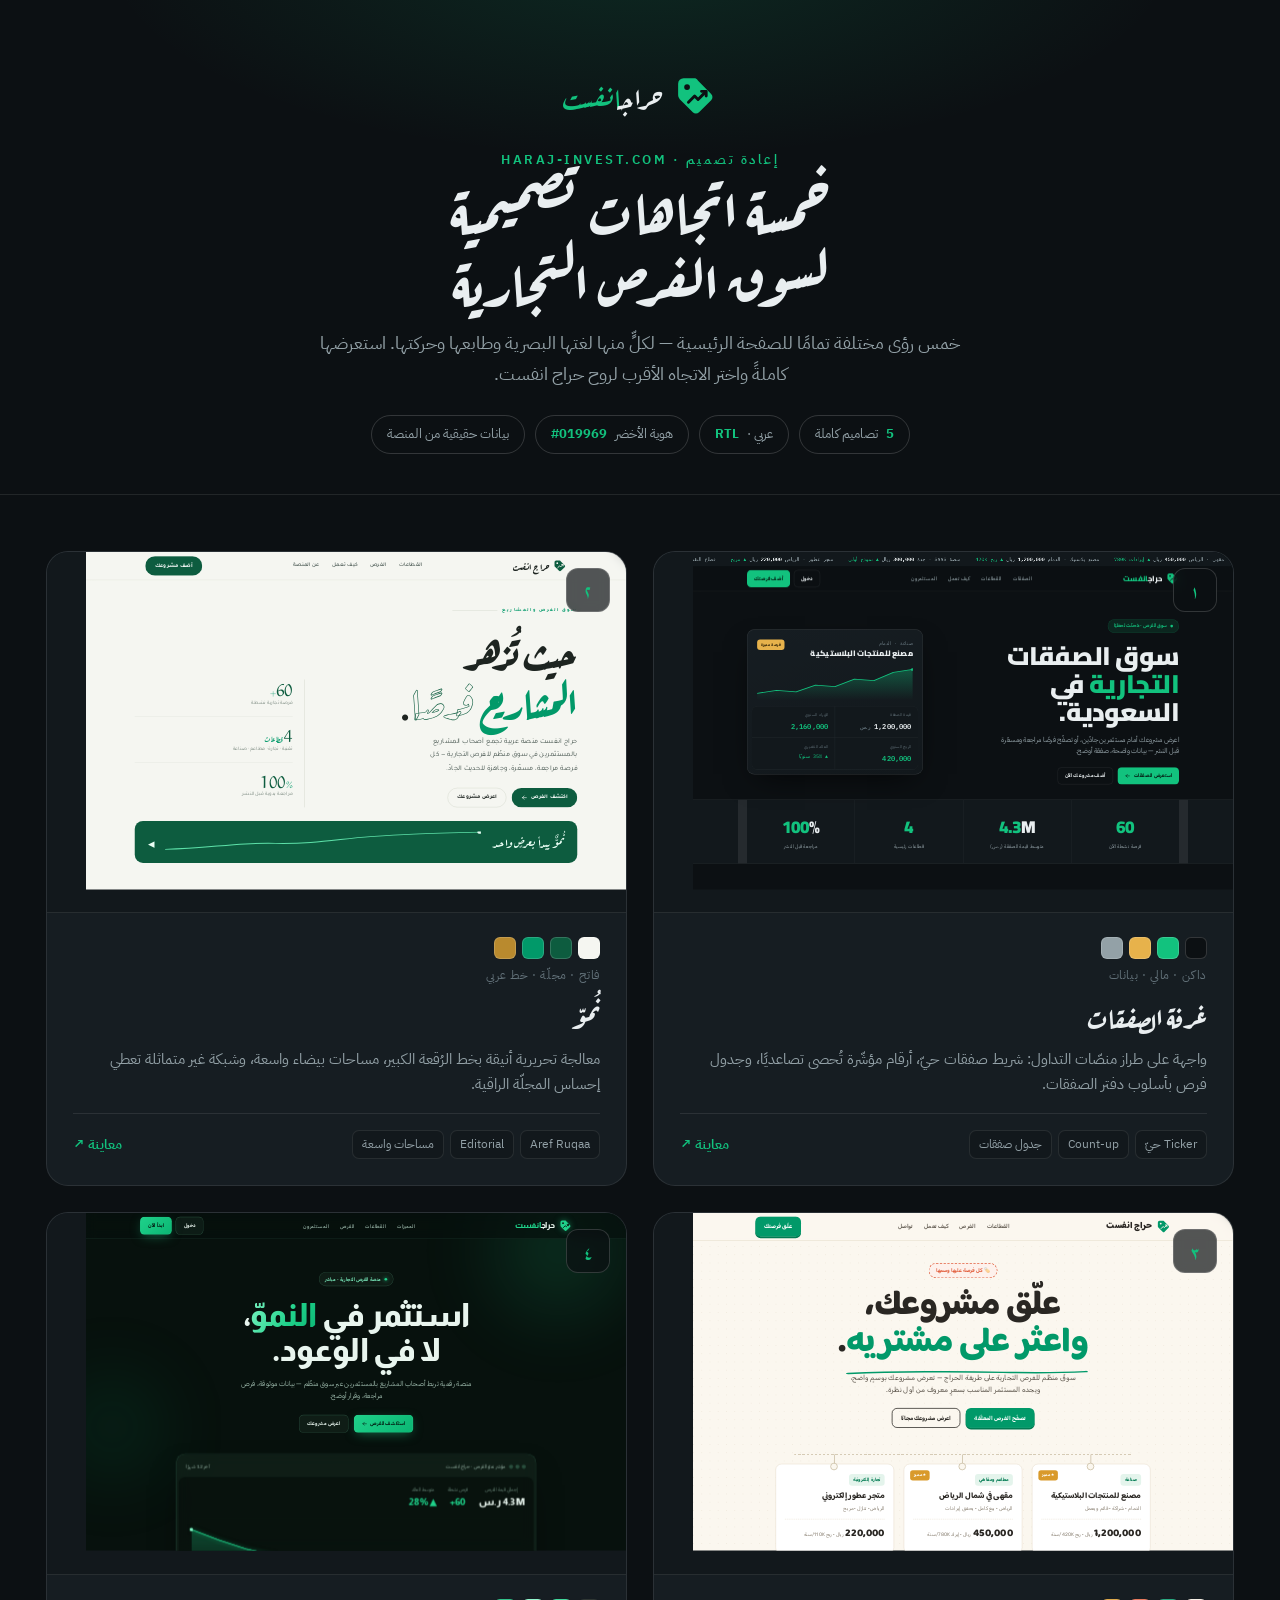
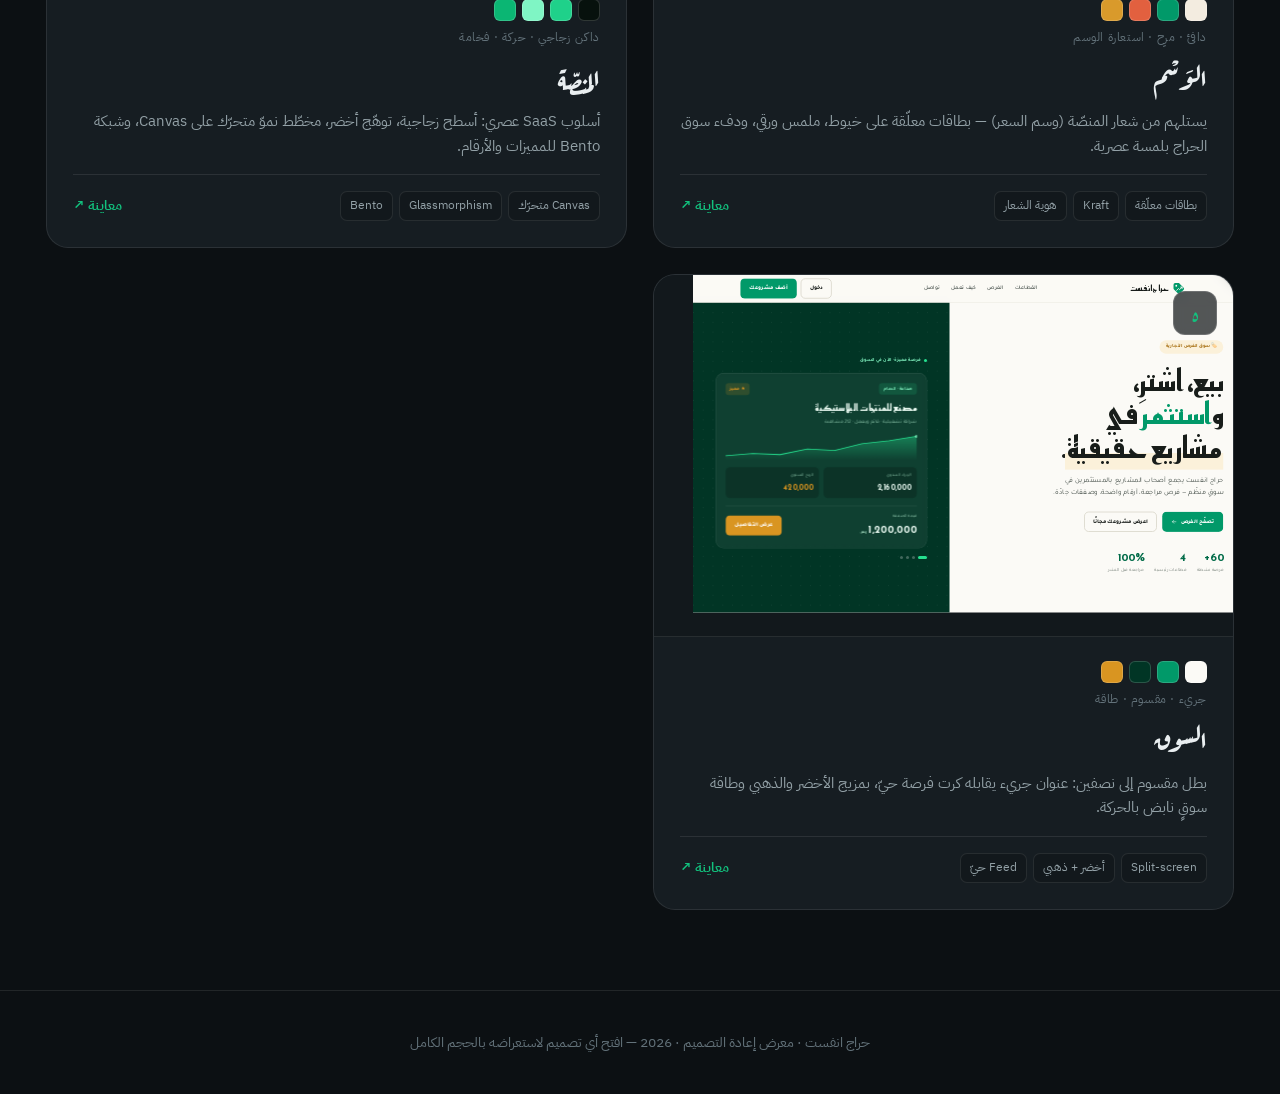
<file: designs/index.html>
<!doctype html>
<html lang="ar" dir="rtl">
<head>
<meta charset="utf-8">
<meta name="viewport" content="width=device-width, initial-scale=1">
<title>حراج انفست · معرض التصاميم</title>
<link rel="preconnect" href="https://fonts.googleapis.com">
<link rel="preconnect" href="https://fonts.gstatic.com" crossorigin>
<link href="https://fonts.googleapis.com/css2?family=Aref+Ruqaa:wght@700&family=IBM+Plex+Sans+Arabic:wght@300;400;500;600;700&display=swap" rel="stylesheet">
<style>
  :root{
    --bg:#0c1013; --bg-2:#12181c; --card:#161d22; --line:rgba(255,255,255,.09); --line-2:rgba(255,255,255,.16);
    --fg:#e9eef0; --dim:#93a1a7; --mute:#63727a; --em:#12c27e; --em-d:#019969;
    --disp:"Aref Ruqaa",serif; --sans:"IBM Plex Sans Arabic",system-ui,sans-serif;
  }
  *{box-sizing:border-box}
  body{margin:0;background:var(--bg);color:var(--fg);font-family:var(--sans);line-height:1.7;-webkit-font-smoothing:antialiased}
  a{color:inherit;text-decoration:none}
  .wrap{max-width:1240px;margin-inline:auto;padding-inline:26px}
  .eyebrow{font-size:12.5px;letter-spacing:.2em;text-transform:uppercase;color:var(--em);font-weight:600}

  header{padding:70px 0 40px;text-align:center;position:relative;overflow:hidden;border-bottom:1px solid var(--line)}
  header::before{content:"";position:absolute;inset:0;background:radial-gradient(ellipse 60% 60% at 50% -10%,rgba(18,194,126,.14),transparent 70%)}
  .brand{display:inline-flex;align-items:center;gap:12px;margin-bottom:28px;position:relative}
  .brand svg{width:44px;height:44px}
  .brand .wm{font-family:var(--disp);font-size:30px}
  .brand .wm span{color:var(--em)}
  header h1{font-family:var(--disp);font-weight:700;font-size:clamp(34px,5.5vw,60px);margin:0 0 14px;position:relative;line-height:1.2}
  header p{color:var(--dim);font-size:18px;max-width:60ch;margin:0 auto;position:relative}
  .meta{display:flex;gap:10px;justify-content:center;flex-wrap:wrap;margin-top:26px;position:relative}
  .chip{font-size:13px;color:var(--dim);border:1px solid var(--line-2);border-radius:999px;padding:7px 15px;display:inline-flex;gap:8px;align-items:center}
  .chip b{color:var(--em)}

  .grid{display:grid;grid-template-columns:repeat(2,1fr);gap:26px;padding:56px 0 80px}
  @media(max-width:900px){.grid{grid-template-columns:1fr}}
  .item{background:var(--card);border:1px solid var(--line);border-radius:22px;overflow:hidden;transition:.3s;display:flex;flex-direction:column}
  .item:hover{border-color:var(--line-2);transform:translateY(-4px);box-shadow:0 30px 70px -40px rgba(0,0,0,.8)}
  .frame{position:relative;aspect-ratio:16/10;overflow:hidden;background:var(--bg-2);border-bottom:1px solid var(--line)}
  .frame iframe{position:absolute;top:0;right:0;width:1440px;height:900px;border:0;transform:scale(.375);transform-origin:top right;pointer-events:none}
  .frame .num{position:absolute;top:16px;right:16px;z-index:2;font-family:var(--disp);font-size:20px;width:44px;height:44px;border-radius:12px;background:rgba(12,16,19,.7);backdrop-filter:blur(6px);border:1px solid var(--line-2);display:grid;place-items:center;color:var(--em)}
  .frame .open{position:absolute;inset:0;z-index:3;display:grid;place-items:center;opacity:0;transition:.25s;background:rgba(12,16,19,.35)}
  .item:hover .frame .open{opacity:1}
  .frame .open span{background:var(--em);color:#04150e;font-weight:700;padding:12px 22px;border-radius:12px;font-size:14px;display:inline-flex;gap:8px;align-items:center}
  .body{padding:24px 26px 26px}
  .body .tag{font-size:12px;color:var(--mute);letter-spacing:.05em}
  .body h2{font-family:var(--disp);font-weight:700;font-size:28px;margin:6px 0 8px}
  .body p{color:var(--dim);font-size:14.5px;margin:0 0 16px}
  .swatches{display:flex;gap:6px;margin-bottom:6px}
  .sw{width:22px;height:22px;border-radius:6px;border:1px solid var(--line-2)}
  .body .foot{display:flex;justify-content:space-between;align-items:center;margin-top:16px;padding-top:16px;border-top:1px solid var(--line)}
  .tags{display:flex;gap:6px;flex-wrap:wrap}
  .t{font-size:11.5px;color:var(--dim);background:var(--bg-2);border:1px solid var(--line);padding:4px 9px;border-radius:7px}
  .go{color:var(--em);font-weight:600;font-size:14px;display:inline-flex;gap:6px;align-items:center}

  footer{border-top:1px solid var(--line);padding:40px 0;text-align:center;color:var(--mute);font-size:14px}
</style>
</head>
<body>
<header>
  <div class="wrap">
    <div class="brand">
      <svg viewBox="0 0 32 32" aria-hidden="true">
        <path d="M15.5 3H7a4 4 0 0 0-4 4v8.5a4 4 0 0 0 1.17 2.83l9.5 9.5a3.2 3.2 0 0 0 4.53 0l8.83-8.83a3.2 3.2 0 0 0 0-4.53l-9.5-9.5A4 4 0 0 0 15.5 3Z" fill="#12c27e"/>
        <circle cx="9.5" cy="9.5" r="2.1" fill="#0c1013"/>
        <path d="M10.5 20.5 l4.5-4.5 2.5 2.5 L23 13" stroke="#0c1013" stroke-width="2.1" fill="none" stroke-linecap="round" stroke-linejoin="round"/>
        <path d="M20 12.6 L23.4 12.6 L23.4 16" stroke="#0c1013" stroke-width="2.1" fill="none" stroke-linecap="round" stroke-linejoin="round"/>
      </svg>
      <span class="wm">حراج<span>انفست</span></span>
    </div>
    <div class="eyebrow">إعادة تصميم · Haraj-invest.com</div>
    <h1>خمسة اتجاهات تصميمية<br>لسوق الفرص التجارية</h1>
    <p>خمس رؤى مختلفة تمامًا للصفحة الرئيسية — لكلٍّ منها لغتها البصرية وطابعها وحركتها. استعرضها كاملةً واختر الاتجاه الأقرب لروح حراج انفست.</p>
    <div class="meta">
      <span class="chip"><b>5</b> تصاميم كاملة</span>
      <span class="chip">عربي · <b>RTL</b></span>
      <span class="chip">هوية الأخضر <b>#019969</b></span>
      <span class="chip">بيانات حقيقية من المنصة</span>
    </div>
  </div>
</header>

<main class="wrap">
  <div class="grid">

    <a class="item" href="01-deal-terminal.html">
      <div class="frame">
        <span class="num">١</span>
        <iframe src="01-deal-terminal.html" title="Deal Terminal" loading="lazy" scrolling="no"></iframe>
        <div class="open"><span>افتح التصميم ↗</span></div>
      </div>
      <div class="body">
        <div class="swatches"><i class="sw" style="background:#0c1013"></i><i class="sw" style="background:#12c27e"></i><i class="sw" style="background:#e7b24b"></i><i class="sw" style="background:#93a1a7"></i></div>
        <div class="tag">داكن · مالي · بيانات</div>
        <h2>غرفة الصفقات</h2>
        <p>واجهة على طراز منصّات التداول: شريط صفقات حيّ، أرقام مؤشّرة تُحصى تصاعديًا، وجدول فرص بأسلوب دفتر الصفقات.</p>
        <div class="foot">
          <div class="tags"><span class="t">Ticker حيّ</span><span class="t">Count-up</span><span class="t">جدول صفقات</span></div>
          <span class="go">معاينة ↗</span>
        </div>
      </div>
    </a>

    <a class="item" href="02-editorial-growth.html">
      <div class="frame">
        <span class="num">٢</span>
        <iframe src="02-editorial-growth.html" title="Editorial Growth" loading="lazy" scrolling="no"></iframe>
        <div class="open"><span>افتح التصميم ↗</span></div>
      </div>
      <div class="body">
        <div class="swatches"><i class="sw" style="background:#f5f6f1"></i><i class="sw" style="background:#0d5c3f"></i><i class="sw" style="background:#019969"></i><i class="sw" style="background:#b98a2e"></i></div>
        <div class="tag">فاتح · مجلّة · خط عربي</div>
        <h2>نُموّ</h2>
        <p>معالجة تحريرية أنيقة بخط الرُقعة الكبير، مساحات بيضاء واسعة، وشبكة غير متماثلة تعطي إحساس المجلّة الراقية.</p>
        <div class="foot">
          <div class="tags"><span class="t">Aref Ruqaa</span><span class="t">Editorial</span><span class="t">مساحات واسعة</span></div>
          <span class="go">معاينة ↗</span>
        </div>
      </div>
    </a>

    <a class="item" href="03-the-tag.html">
      <div class="frame">
        <span class="num">٣</span>
        <iframe src="03-the-tag.html" title="The Tag" loading="lazy" scrolling="no"></iframe>
        <div class="open"><span>افتح التصميم ↗</span></div>
      </div>
      <div class="body">
        <div class="swatches"><i class="sw" style="background:#f3ece0"></i><i class="sw" style="background:#019969"></i><i class="sw" style="background:#e2603f"></i><i class="sw" style="background:#d99a2b"></i></div>
        <div class="tag">دافئ · مرِح · استعارة الوسم</div>
        <h2>الوَسْم</h2>
        <p>يستلهم من شعار المنصّة (وسم السعر) — بطاقات معلّقة على خيوط، ملمس ورقي، ودفء سوق الحراج بلمسة عصرية.</p>
        <div class="foot">
          <div class="tags"><span class="t">بطاقات معلّقة</span><span class="t">Kraft</span><span class="t">هوية الشعار</span></div>
          <span class="go">معاينة ↗</span>
        </div>
      </div>
    </a>

    <a class="item" href="04-neo-platform.html">
      <div class="frame">
        <span class="num">٤</span>
        <iframe src="04-neo-platform.html" title="Neo Platform" loading="lazy" scrolling="no"></iframe>
        <div class="open"><span>افتح التصميم ↗</span></div>
      </div>
      <div class="body">
        <div class="swatches"><i class="sw" style="background:#07110d"></i><i class="sw" style="background:#1fd18a"></i><i class="sw" style="background:#7ff5c4"></i><i class="sw" style="background:#0bb673"></i></div>
        <div class="tag">داكن زجاجي · حركة · فخامة</div>
        <h2>المنصّة</h2>
        <p>أسلوب SaaS عصري: أسطح زجاجية، توهّج أخضر، مخطّط نموّ متحرّك على Canvas، وشبكة Bento للمميزات والأرقام.</p>
        <div class="foot">
          <div class="tags"><span class="t">Canvas متحرّك</span><span class="t">Glassmorphism</span><span class="t">Bento</span></div>
          <span class="go">معاينة ↗</span>
        </div>
      </div>
    </a>

    <a class="item" href="05-split-market.html">
      <div class="frame">
        <span class="num">٥</span>
        <iframe src="05-split-market.html" title="Split Market" loading="lazy" scrolling="no"></iframe>
        <div class="open"><span>افتح التصميم ↗</span></div>
      </div>
      <div class="body">
        <div class="swatches"><i class="sw" style="background:#fbfaf6"></i><i class="sw" style="background:#019969"></i><i class="sw" style="background:#013525"></i><i class="sw" style="background:#d99521"></i></div>
        <div class="tag">جريء · مقسوم · طاقة</div>
        <h2>السوق</h2>
        <p>بطل مقسوم إلى نصفين: عنوان جريء يقابله كرت فرصة حيّ، بمزيج الأخضر والذهبي وطاقة سوقٍ نابض بالحركة.</p>
        <div class="foot">
          <div class="tags"><span class="t">Split-screen</span><span class="t">أخضر + ذهبي</span><span class="t">Feed حيّ</span></div>
          <span class="go">معاينة ↗</span>
        </div>
      </div>
    </a>

  </div>
</main>

<footer>
  <div class="wrap">حراج انفست · معرض إعادة التصميم · 2026 — افتح أي تصميم لاستعراضه بالحجم الكامل</div>
</footer>
</body>
</html>
</file>
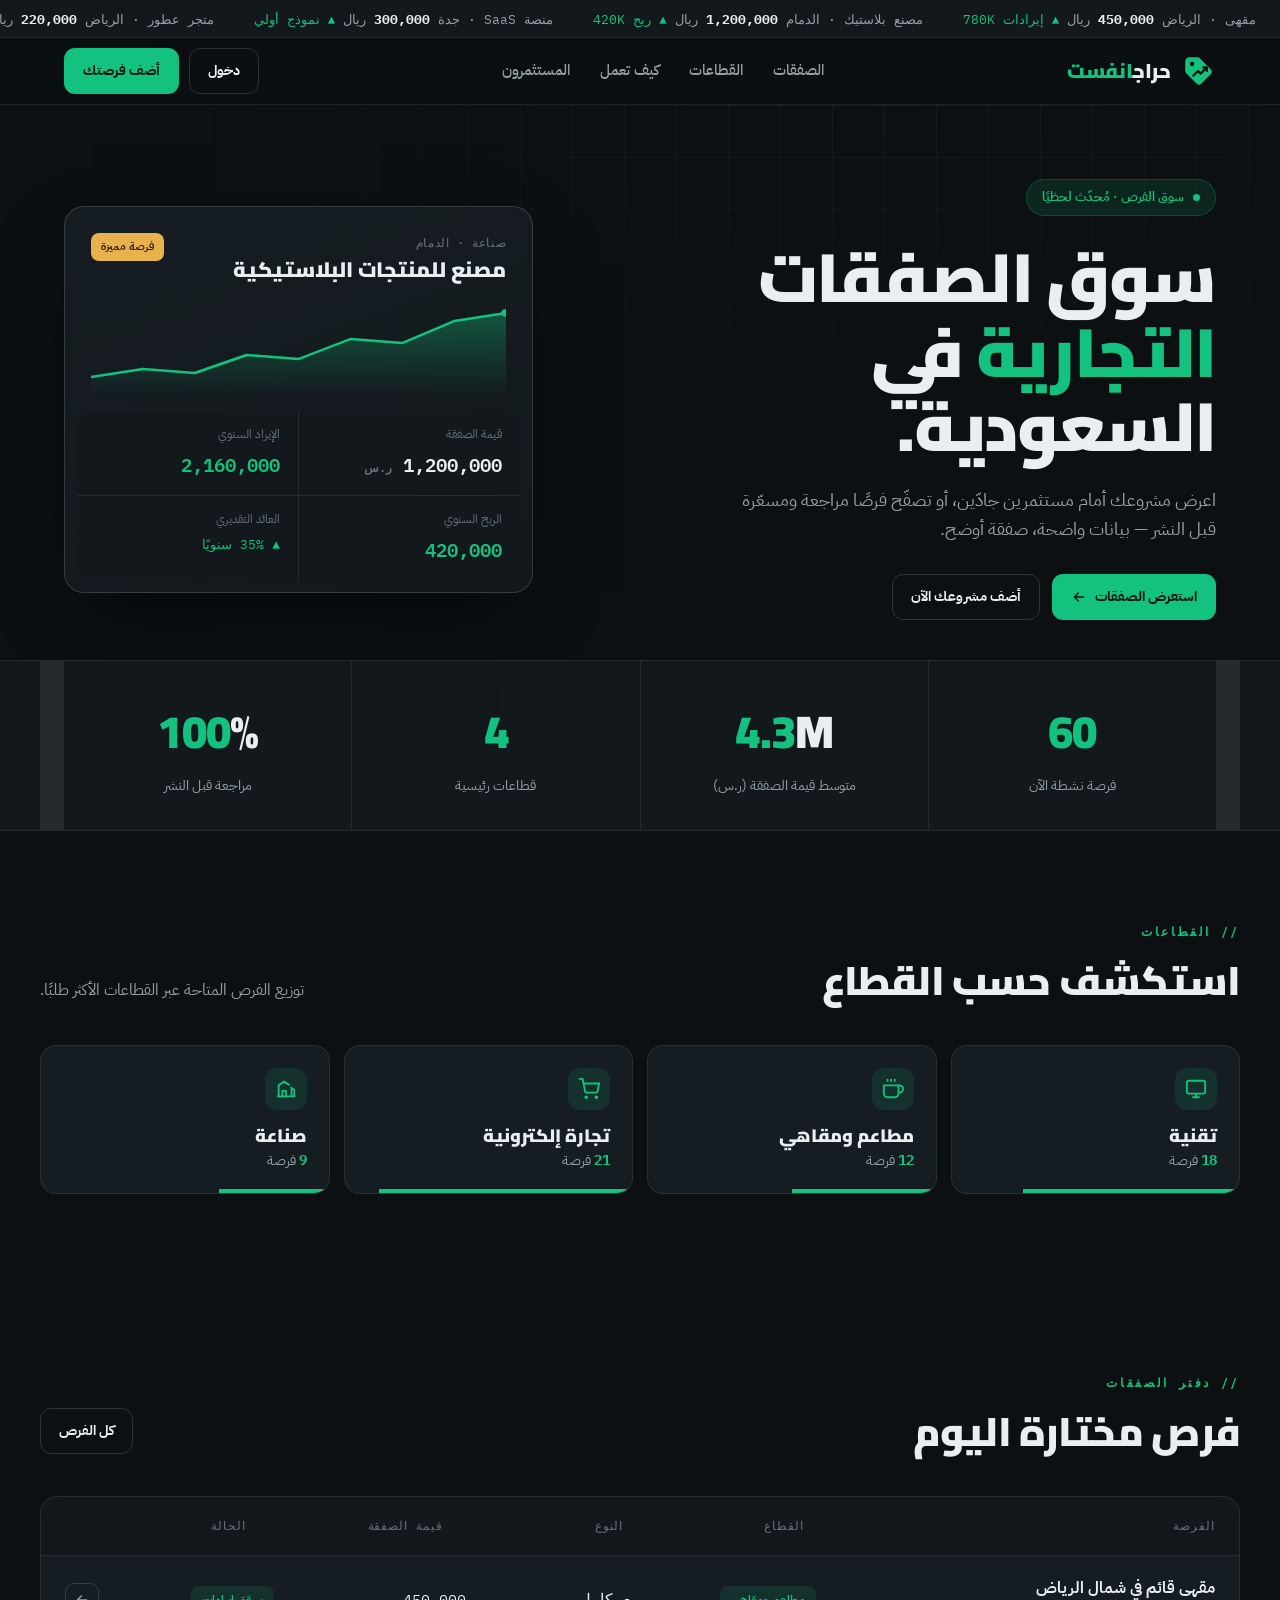
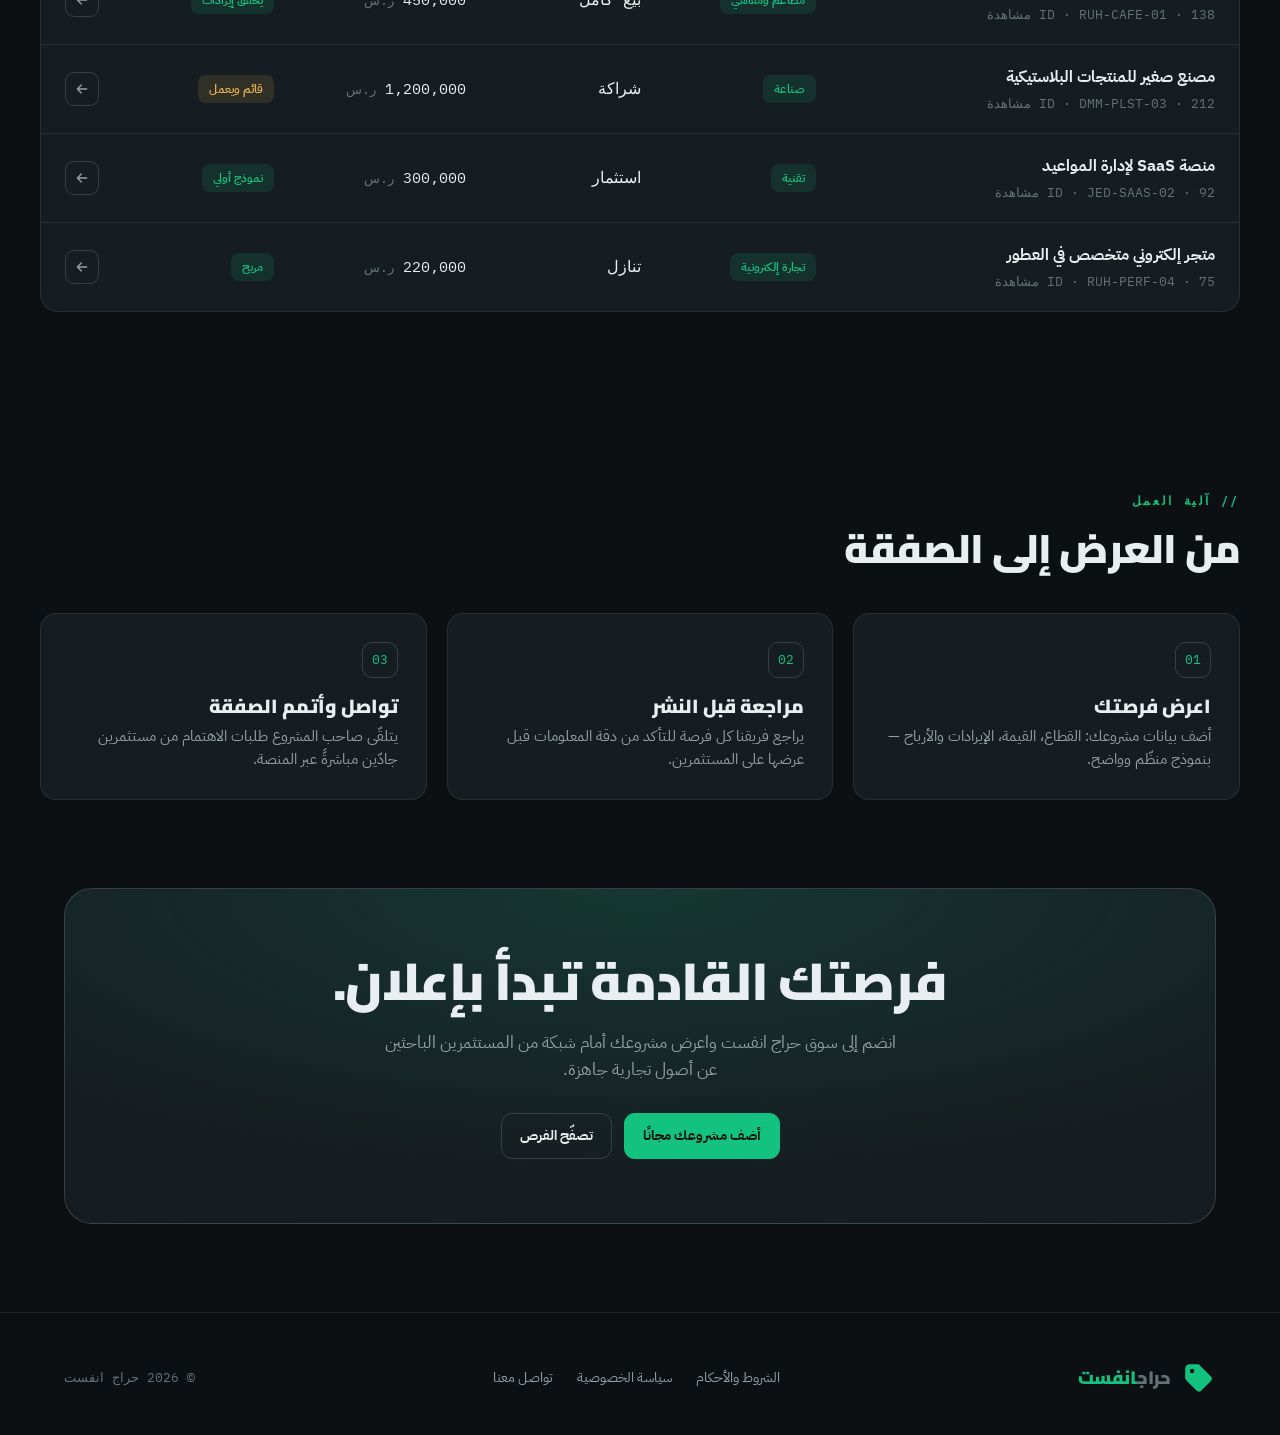
<file: designs/01-deal-terminal.html>
<!doctype html>
<html lang="ar" dir="rtl">
<head>
<meta charset="utf-8">
<meta name="viewport" content="width=device-width, initial-scale=1">
<title>حراج انفست · غرفة الصفقات</title>
<link rel="preconnect" href="https://fonts.googleapis.com">
<link rel="preconnect" href="https://fonts.gstatic.com" crossorigin>
<link href="https://fonts.googleapis.com/css2?family=Cairo:wght@400;600;700;900&family=IBM+Plex+Sans+Arabic:wght@300;400;500;600;700&family=IBM+Plex+Mono:wght@500;600&display=swap" rel="stylesheet">
<style>
  :root{
    --ink:#0c1013; --ink-2:#12181c; --panel:#161d22; --panel-2:#1c252b;
    --line:rgba(255,255,255,.08); --line-2:rgba(255,255,255,.14);
    --fg:#e9eef0; --fg-dim:#93a1a7; --fg-mute:#63727a;
    --em:#12c27e; --em-deep:#019969; --em-soft:rgba(18,194,126,.12);
    --gold:#e7b24b; --red:#ef6a6a;
    --sans:"IBM Plex Sans Arabic",system-ui,sans-serif;
    --disp:"Cairo",system-ui,sans-serif;
    --mono:"IBM Plex Mono",ui-monospace,monospace;
  }
  *{box-sizing:border-box}
  html{scroll-behavior:smooth}
  body{margin:0;background:var(--ink);color:var(--fg);font-family:var(--sans);line-height:1.6;
    -webkit-font-smoothing:antialiased;overflow-x:hidden}
  h1,h2,h3{font-family:var(--disp);font-weight:900;line-height:1.1;text-wrap:balance;margin:0}
  a{color:inherit;text-decoration:none}
  .num{font-family:var(--mono);font-variant-numeric:tabular-nums;font-feature-settings:"tnum"}
  .wrap{max-width:1200px;margin-inline:auto;padding-inline:24px}
  .eyebrow{font-family:var(--mono);font-size:12px;letter-spacing:.22em;text-transform:uppercase;color:var(--em);font-weight:600}

  /* ticker */
  .ticker{border-bottom:1px solid var(--line);background:var(--ink-2);overflow:hidden;white-space:nowrap;height:38px;display:flex;align-items:center}
  .ticker-track{display:inline-flex;gap:40px;padding-inline:24px;animation:scroll 38s linear infinite;will-change:transform}
  .ticker:hover .ticker-track{animation-play-state:paused}
  .tick{font-family:var(--mono);font-size:12.5px;color:var(--fg-dim);display:inline-flex;gap:8px;align-items:center}
  .tick b{color:var(--fg)}
  .up{color:var(--em)} .down{color:var(--red)}
  @keyframes scroll{from{transform:translateX(0)}to{transform:translateX(50%)}}

  /* nav */
  nav{position:sticky;top:0;z-index:40;background:rgba(12,16,19,.82);backdrop-filter:blur(14px);border-bottom:1px solid var(--line)}
  .nav-in{display:flex;align-items:center;justify-content:space-between;height:66px}
  .brand{display:flex;align-items:center;gap:11px}
  .brand svg{width:34px;height:34px}
  .brand .wm{font-family:var(--disp);font-weight:900;font-size:20px;letter-spacing:-.01em}
  .brand .wm span{color:var(--em)}
  .nav-links{display:flex;gap:30px;font-size:14.5px;color:var(--fg-dim);font-weight:500}
  .nav-links a:hover{color:var(--fg)}
  .nav-cta{display:flex;gap:10px;align-items:center}
  .btn{font-family:var(--sans);font-weight:700;font-size:14px;border-radius:11px;padding:11px 18px;cursor:pointer;border:1px solid transparent;transition:.18s;display:inline-flex;align-items:center;gap:8px}
  .btn-p{background:var(--em);color:#04150e}
  .btn-p:hover{background:#19d98d;box-shadow:0 8px 26px -8px var(--em)}
  .btn-g{background:transparent;border-color:var(--line-2);color:var(--fg)}
  .btn-g:hover{border-color:var(--em);color:var(--em)}
  @media(max-width:820px){.nav-links{display:none}}

  /* hero */
  .hero{position:relative;padding:74px 0 40px}
  .grid-bg{position:absolute;inset:0;background-image:linear-gradient(var(--line) 1px,transparent 1px),linear-gradient(90deg,var(--line) 1px,transparent 1px);background-size:52px 52px;mask-image:radial-gradient(ellipse 80% 60% at 70% 0%,#000,transparent 75%);opacity:.6;pointer-events:none}
  .hero-in{position:relative;display:grid;grid-template-columns:1.15fr .85fr;gap:48px;align-items:center}
  .hero h1{font-size:clamp(38px,5.4vw,68px);letter-spacing:-.02em}
  .hero h1 em{font-style:normal;color:var(--em);position:relative}
  .hero p{color:var(--fg-dim);font-size:18px;max-width:44ch;margin:22px 0 30px}
  .hero-cta{display:flex;gap:12px;flex-wrap:wrap}
  .pill{display:inline-flex;align-items:center;gap:9px;font-size:13px;font-weight:600;color:var(--em);background:var(--em-soft);border:1px solid rgba(18,194,126,.25);border-radius:999px;padding:7px 15px;margin-bottom:24px}
  .dot{width:7px;height:7px;border-radius:50%;background:var(--em);box-shadow:0 0 0 0 var(--em);animation:pulse 2s infinite}
  @keyframes pulse{0%{box-shadow:0 0 0 0 rgba(18,194,126,.5)}70%{box-shadow:0 0 0 9px rgba(18,194,126,0)}100%{box-shadow:0 0 0 0 rgba(18,194,126,0)}}

  /* deal ticket card */
  .ticket{background:linear-gradient(160deg,var(--panel),var(--ink-2));border:1px solid var(--line-2);border-radius:20px;padding:6px;box-shadow:0 30px 80px -30px rgba(0,0,0,.8)}
  .ticket-top{display:flex;justify-content:space-between;align-items:flex-start;padding:20px 20px 14px}
  .ticket-top .cat{font-size:12px;color:var(--fg-mute);font-family:var(--mono);letter-spacing:.05em}
  .ticket-top h3{font-size:21px;margin-top:6px}
  .tag-badge{background:var(--gold);color:#251a02;font-size:11px;font-weight:800;padding:5px 10px;border-radius:8px;font-family:var(--sans)}
  .ticket-chart{height:96px;margin:4px 20px;position:relative}
  .ticket-stats{display:grid;grid-template-columns:1fr 1fr;gap:1px;background:var(--line);border-radius:14px;overflow:hidden;margin:16px 6px 6px}
  .ts{background:var(--ink-2);padding:15px 18px}
  .ts .k{font-size:11.5px;color:var(--fg-mute);margin-bottom:5px}
  .ts .v{font-size:19px;font-weight:600;font-family:var(--mono)}
  .ts .v.g{color:var(--em)}
  .perf{display:flex;align-items:center;gap:6px;font-family:var(--mono);font-size:13px;color:var(--em)}

  /* stat strip */
  .stats{border-top:1px solid var(--line);border-bottom:1px solid var(--line);background:var(--ink-2)}
  .stats-in{display:grid;grid-template-columns:repeat(4,1fr);gap:1px;background:var(--line)}
  .stat{background:var(--ink-2);padding:34px 24px;text-align:center}
  .stat .n{font-family:var(--disp);font-weight:900;font-size:clamp(30px,4vw,46px);color:var(--fg);letter-spacing:-.02em;font-variant-numeric:tabular-nums}
  .stat .n em{color:var(--em);font-style:normal}
  .stat .l{color:var(--fg-dim);font-size:13.5px;margin-top:6px}
  @media(max-width:820px){.stats-in{grid-template-columns:1fr 1fr}}

  section.blk{padding:88px 0}
  .sec-head{display:flex;justify-content:space-between;align-items:flex-end;gap:20px;margin-bottom:42px}
  .sec-head h2{font-size:clamp(28px,3.6vw,40px);letter-spacing:-.02em}
  .sec-head p{color:var(--fg-dim);margin:10px 0 0;font-size:15.5px}

  /* sector heatmap */
  .sectors{display:grid;grid-template-columns:repeat(4,1fr);gap:14px}
  .sector{position:relative;border:1px solid var(--line);border-radius:16px;padding:22px;background:var(--panel);overflow:hidden;transition:.2s;cursor:pointer}
  .sector:hover{border-color:var(--em);transform:translateY(-3px)}
  .sector .bar{position:absolute;inset:auto 0 0 0;height:4px;background:var(--em)}
  .sector .ic{width:42px;height:42px;border-radius:12px;background:var(--em-soft);display:grid;place-items:center;margin-bottom:16px;color:var(--em)}
  .sector h3{font-size:18px;font-family:var(--disp)}
  .sector .cnt{color:var(--fg-dim);font-size:13.5px;margin-top:4px}
  .sector .cnt b{color:var(--em);font-family:var(--mono)}
  @media(max-width:820px){.sectors{grid-template-columns:1fr 1fr}}

  /* deal table */
  .deals{border:1px solid var(--line);border-radius:18px;overflow:hidden;background:var(--panel)}
  .drow{display:grid;grid-template-columns:2.4fr 1fr 1fr 1.1fr 1fr auto;gap:16px;align-items:center;padding:20px 24px;border-bottom:1px solid var(--line);transition:.15s}
  .drow:last-child{border-bottom:0}
  .drow:hover{background:var(--panel-2)}
  .drow.h{background:var(--ink-2);font-family:var(--mono);font-size:11.5px;letter-spacing:.08em;color:var(--fg-mute);text-transform:uppercase}
  .drow .name{font-weight:700;font-size:15.5px}
  .drow .name small{display:block;color:var(--fg-mute);font-weight:400;font-size:12.5px;font-family:var(--mono);margin-top:3px}
  .drow .v{font-family:var(--mono);font-variant-numeric:tabular-nums;font-size:15px}
  .chip{font-size:12px;font-weight:600;padding:5px 11px;border-radius:8px;background:var(--em-soft);color:var(--em);white-space:nowrap}
  .chip.gold{background:rgba(231,178,75,.13);color:var(--gold)}
  .go{width:34px;height:34px;border-radius:9px;border:1px solid var(--line-2);display:grid;place-items:center;color:var(--fg-dim);transition:.15s}
  .drow:hover .go{background:var(--em);color:#04150e;border-color:var(--em)}
  @media(max-width:820px){.drow{grid-template-columns:1.6fr 1fr auto;font-size:13px}.drow .hide{display:none}}

  /* process */
  .steps{display:grid;grid-template-columns:repeat(3,1fr);gap:20px}
  .step{border:1px solid var(--line);border-radius:16px;padding:28px;background:var(--panel);position:relative}
  .step .no{font-family:var(--mono);font-size:13px;color:var(--em);border:1px solid var(--line-2);width:36px;height:36px;border-radius:10px;display:grid;place-items:center;margin-bottom:18px}
  .step h3{font-size:19px;margin-bottom:8px;font-family:var(--disp)}
  .step p{color:var(--fg-dim);font-size:14.5px;margin:0}
  @media(max-width:820px){.steps{grid-template-columns:1fr}}

  /* cta */
  .cta{position:relative;border:1px solid var(--line-2);border-radius:28px;padding:64px 40px;text-align:center;overflow:hidden;background:radial-gradient(120% 140% at 50% 0%,rgba(18,194,126,.16),transparent 60%),var(--panel)}
  .cta h2{font-size:clamp(30px,4.4vw,52px);letter-spacing:-.02em}
  .cta p{color:var(--fg-dim);font-size:17px;max-width:52ch;margin:18px auto 30px}
  .cta .row{display:flex;gap:12px;justify-content:center;flex-wrap:wrap}

  footer{border-top:1px solid var(--line);padding:48px 0 40px;color:var(--fg-mute)}
  .foot-in{display:flex;justify-content:space-between;gap:24px;flex-wrap:wrap;align-items:center}
  .foot-links{display:flex;gap:24px;font-size:14px;color:var(--fg-dim)}
  .foot-links a:hover{color:var(--em)}

  @media(max-width:900px){.hero-in{grid-template-columns:1fr;gap:36px}}
  @media(prefers-reduced-motion:reduce){*{animation:none!important}}
</style>
</head>
<body>

<!-- ticker -->
<div class="ticker" aria-hidden="true">
  <div class="ticker-track">
    <span class="tick">مقهى · الرياض <b class="num">450,000</b> ريال <span class="up">▲ إيرادات 780K</span></span>
    <span class="tick">مصنع بلاستيك · الدمام <b class="num">1,200,000</b> ريال <span class="up">▲ ربح 420K</span></span>
    <span class="tick">منصة SaaS · جدة <b class="num">300,000</b> ريال <span class="up">▲ نموذج أولي</span></span>
    <span class="tick">متجر عطور · الرياض <b class="num">220,000</b> ريال <span class="up">▲ مربح</span></span>
    <span class="tick">قطاع التقنية <b class="num">18</b> فرصة <span class="up">▲ 12%</span></span>
    <span class="tick">تجارة إلكترونية <b class="num">21</b> فرصة <span class="up">▲ 24%</span></span>
    <span class="tick">مقهى · الرياض <b class="num">450,000</b> ريال <span class="up">▲ إيرادات 780K</span></span>
    <span class="tick">مصنع بلاستيك · الدمام <b class="num">1,200,000</b> ريال <span class="up">▲ ربح 420K</span></span>
    <span class="tick">منصة SaaS · جدة <b class="num">300,000</b> ريال <span class="up">▲ نموذج أولي</span></span>
    <span class="tick">متجر عطور · الرياض <b class="num">220,000</b> ريال <span class="up">▲ مربح</span></span>
    <span class="tick">قطاع التقنية <b class="num">18</b> فرصة <span class="up">▲ 12%</span></span>
    <span class="tick">تجارة إلكترونية <b class="num">21</b> فرصة <span class="up">▲ 24%</span></span>
  </div>
</div>

<!-- nav -->
<nav>
  <div class="wrap nav-in">
    <a class="brand" href="#">
      <svg viewBox="0 0 32 32" aria-hidden="true">
        <path d="M15.5 3H7a4 4 0 0 0-4 4v8.5a4 4 0 0 0 1.17 2.83l9.5 9.5a3.2 3.2 0 0 0 4.53 0l8.83-8.83a3.2 3.2 0 0 0 0-4.53l-9.5-9.5A4 4 0 0 0 15.5 3Z" fill="#12c27e"/>
        <circle cx="9.5" cy="9.5" r="2.1" fill="#0c1013"/>
        <path d="M10.5 20.5 l4.5-4.5 2.5 2.5 L23 13" stroke="#0c1013" stroke-width="2.1" fill="none" stroke-linecap="round" stroke-linejoin="round"/>
        <path d="M20 12.6 L23.4 12.6 L23.4 16" stroke="#0c1013" stroke-width="2.1" fill="none" stroke-linecap="round" stroke-linejoin="round"/>
      </svg>
      <span class="wm">حراج<span>انفست</span></span>
    </a>
    <div class="nav-links">
      <a href="#deals">الصفقات</a>
      <a href="#sectors">القطاعات</a>
      <a href="#how">كيف تعمل</a>
      <a href="#">المستثمرون</a>
    </div>
    <div class="nav-cta">
      <a class="btn btn-g" href="#">دخول</a>
      <a class="btn btn-p" href="#">أضف فرصتك</a>
    </div>
  </div>
</nav>

<!-- hero -->
<header class="hero">
  <div class="grid-bg"></div>
  <div class="wrap hero-in">
    <div>
      <span class="pill"><span class="dot"></span> سوق الفرص · مُحدّث لحظيًا</span>
      <h1>سوق الصفقات <em>التجارية</em> في السعودية.</h1>
      <p>اعرض مشروعك أمام مستثمرين جادّين، أو تصفّح فرصًا مراجعة ومسعّرة قبل النشر — بيانات واضحة، صفقة أوضح.</p>
      <div class="hero-cta">
        <a class="btn btn-p" href="#deals">استعرض الصفقات
          <svg width="16" height="16" viewBox="0 0 24 24" fill="none"><path d="M19 12H5M11 6l-6 6 6 6" stroke="currentColor" stroke-width="2" stroke-linecap="round" stroke-linejoin="round"/></svg>
        </a>
        <a class="btn btn-g" href="#">أضف مشروعك الآن</a>
      </div>
    </div>

    <!-- ticket -->
    <div class="ticket">
      <div class="ticket-top">
        <div>
          <div class="cat">صناعة · الدمام</div>
          <h3>مصنع للمنتجات البلاستيكية</h3>
        </div>
        <span class="tag-badge">فرصة مميزة</span>
      </div>
      <div class="ticket-chart">
        <svg width="100%" height="100%" viewBox="0 0 320 96" preserveAspectRatio="none">
          <defs>
            <linearGradient id="g1" x1="0" y1="0" x2="0" y2="1">
              <stop offset="0" stop-color="#12c27e" stop-opacity=".35"/>
              <stop offset="1" stop-color="#12c27e" stop-opacity="0"/>
            </linearGradient>
          </defs>
          <path d="M0,78 L40,70 L80,74 L120,56 L160,60 L200,40 L240,44 L280,22 L320,14 L320,96 L0,96 Z" fill="url(#g1)"/>
          <path d="M0,78 L40,70 L80,74 L120,56 L160,60 L200,40 L240,44 L280,22 L320,14" fill="none" stroke="#12c27e" stroke-width="2.5" stroke-linecap="round" stroke-linejoin="round"/>
          <circle cx="320" cy="14" r="4" fill="#12c27e"/>
        </svg>
      </div>
      <div class="ticket-stats">
        <div class="ts"><div class="k">قيمة الصفقة</div><div class="v">1,200,000 <span style="font-size:12px;color:var(--fg-mute)">ر.س</span></div></div>
        <div class="ts"><div class="k">الإيراد السنوي</div><div class="v g">2,160,000</div></div>
        <div class="ts"><div class="k">الربح السنوي</div><div class="v g">420,000</div></div>
        <div class="ts"><div class="k">العائد التقديري</div><div class="perf">▲ 35% سنويًا</div></div>
      </div>
    </div>
  </div>
</header>

<!-- stats -->
<div class="stats">
  <div class="wrap stats-in">
    <div class="stat"><div class="n" data-to="60"><em>0</em></div><div class="l">فرصة نشطة الآن</div></div>
    <div class="stat"><div class="n"><em>4.3</em>M</div><div class="l">متوسط قيمة الصفقة (ر.س)</div></div>
    <div class="stat"><div class="n" data-to="4"><em>0</em></div><div class="l">قطاعات رئيسية</div></div>
    <div class="stat"><div class="n"><em>100</em>%</div><div class="l">مراجعة قبل النشر</div></div>
  </div>
</div>

<!-- sectors -->
<section class="blk wrap" id="sectors">
  <div class="sec-head">
    <div>
      <span class="eyebrow">// القطاعات</span>
      <h2 style="margin-top:14px">استكشف حسب القطاع</h2>
    </div>
    <p>توزيع الفرص المتاحة عبر القطاعات الأكثر طلبًا.</p>
  </div>
  <div class="sectors">
    <a class="sector"><div class="ic"><svg width="22" height="22" viewBox="0 0 24 24" fill="none" stroke="currentColor" stroke-width="2"><rect x="2" y="3" width="20" height="14" rx="2"/><path d="M8 21h8M12 17v4"/></svg></div><h3>تقنية</h3><div class="cnt"><b class="num">18</b> فرصة</div><div class="bar" style="width:75%"></div></a>
    <a class="sector"><div class="ic"><svg width="22" height="22" viewBox="0 0 24 24" fill="none" stroke="currentColor" stroke-width="2"><path d="M18 8h1a4 4 0 0 1 0 8h-1M2 8h16v9a4 4 0 0 1-4 4H6a4 4 0 0 1-4-4Z"/><path d="M6 1v3M10 1v3M14 1v3"/></svg></div><h3>مطاعم ومقاهي</h3><div class="cnt"><b class="num">12</b> فرصة</div><div class="bar" style="width:50%"></div></a>
    <a class="sector"><div class="ic"><svg width="22" height="22" viewBox="0 0 24 24" fill="none" stroke="currentColor" stroke-width="2"><circle cx="9" cy="21" r="1"/><circle cx="20" cy="21" r="1"/><path d="M1 1h4l2.7 13.4a2 2 0 0 0 2 1.6h9.7a2 2 0 0 0 2-1.6L23 6H6"/></svg></div><h3>تجارة إلكترونية</h3><div class="cnt"><b class="num">21</b> فرصة</div><div class="bar" style="width:88%"></div></a>
    <a class="sector"><div class="ic"><svg width="22" height="22" viewBox="0 0 24 24" fill="none" stroke="currentColor" stroke-width="2"><path d="M2 20h20M4 20V8l6-4 6 4M8 20v-6h4v6M18 20V11l3 2v7"/></svg></div><h3>صناعة</h3><div class="cnt"><b class="num">9</b> فرصة</div><div class="bar" style="width:38%"></div></a>
  </div>
</section>

<!-- deals table -->
<section class="blk wrap" id="deals">
  <div class="sec-head">
    <div>
      <span class="eyebrow">// دفتر الصفقات</span>
      <h2 style="margin-top:14px">فرص مختارة اليوم</h2>
    </div>
    <a class="btn btn-g" href="#">كل الفرص</a>
  </div>
  <div class="deals">
    <div class="drow h">
      <span>الفرصة</span><span class="hide">القطاع</span><span class="hide">النوع</span><span>قيمة الصفقة</span><span class="hide">الحالة</span><span></span>
    </div>
    <div class="drow">
      <div class="name">مقهى قائم في شمال الرياض<small>ID · RUH-CAFE-01 · 138 مشاهدة</small></div>
      <span class="hide"><span class="chip">مطاعم ومقاهي</span></span>
      <span class="hide num">بيع كامل</span>
      <div class="v">450,000 <small style="color:var(--fg-mute)">ر.س</small></div>
      <span class="hide"><span class="chip">يحقق إيرادات</span></span>
      <span class="go"><svg width="16" height="16" viewBox="0 0 24 24" fill="none"><path d="M19 12H5M11 6l-6 6 6 6" stroke="currentColor" stroke-width="2" stroke-linecap="round" stroke-linejoin="round"/></svg></span>
    </div>
    <div class="drow">
      <div class="name">مصنع صغير للمنتجات البلاستيكية<small>ID · DMM-PLST-03 · 212 مشاهدة</small></div>
      <span class="hide"><span class="chip">صناعة</span></span>
      <span class="hide num">شراكة</span>
      <div class="v">1,200,000 <small style="color:var(--fg-mute)">ر.س</small></div>
      <span class="hide"><span class="chip gold">قائم ويعمل</span></span>
      <span class="go"><svg width="16" height="16" viewBox="0 0 24 24" fill="none"><path d="M19 12H5M11 6l-6 6 6 6" stroke="currentColor" stroke-width="2" stroke-linecap="round" stroke-linejoin="round"/></svg></span>
    </div>
    <div class="drow">
      <div class="name">منصة SaaS لإدارة المواعيد<small>ID · JED-SAAS-02 · 92 مشاهدة</small></div>
      <span class="hide"><span class="chip">تقنية</span></span>
      <span class="hide num">استثمار</span>
      <div class="v">300,000 <small style="color:var(--fg-mute)">ر.س</small></div>
      <span class="hide"><span class="chip">نموذج أولي</span></span>
      <span class="go"><svg width="16" height="16" viewBox="0 0 24 24" fill="none"><path d="M19 12H5M11 6l-6 6 6 6" stroke="currentColor" stroke-width="2" stroke-linecap="round" stroke-linejoin="round"/></svg></span>
    </div>
    <div class="drow">
      <div class="name">متجر إلكتروني متخصص في العطور<small>ID · RUH-PERF-04 · 75 مشاهدة</small></div>
      <span class="hide"><span class="chip">تجارة إلكترونية</span></span>
      <span class="hide num">تنازل</span>
      <div class="v">220,000 <small style="color:var(--fg-mute)">ر.س</small></div>
      <span class="hide"><span class="chip">مربح</span></span>
      <span class="go"><svg width="16" height="16" viewBox="0 0 24 24" fill="none"><path d="M19 12H5M11 6l-6 6 6 6" stroke="currentColor" stroke-width="2" stroke-linecap="round" stroke-linejoin="round"/></svg></span>
    </div>
  </div>
</section>

<!-- how -->
<section class="blk wrap" id="how">
  <div class="sec-head">
    <div>
      <span class="eyebrow">// آلية العمل</span>
      <h2 style="margin-top:14px">من العرض إلى الصفقة</h2>
    </div>
  </div>
  <div class="steps">
    <div class="step"><div class="no">01</div><h3>اعرض فرصتك</h3><p>أضف بيانات مشروعك: القطاع، القيمة، الإيرادات والأرباح — بنموذج منظّم وواضح.</p></div>
    <div class="step"><div class="no">02</div><h3>مراجعة قبل النشر</h3><p>يراجع فريقنا كل فرصة للتأكد من دقة المعلومات قبل عرضها على المستثمرين.</p></div>
    <div class="step"><div class="no">03</div><h3>تواصل وأتمم الصفقة</h3><p>يتلقّى صاحب المشروع طلبات الاهتمام من مستثمرين جادّين مباشرةً عبر المنصة.</p></div>
  </div>
</section>

<!-- cta -->
<section class="wrap" style="padding-bottom:88px">
  <div class="cta">
    <h2>فرصتك القادمة تبدأ بإعلان.</h2>
    <p>انضم إلى سوق حراج انفست واعرض مشروعك أمام شبكة من المستثمرين الباحثين عن أصول تجارية جاهزة.</p>
    <div class="row">
      <a class="btn btn-p" href="#">أضف مشروعك مجانًا</a>
      <a class="btn btn-g" href="#">تصفّح الفرص</a>
    </div>
  </div>
</section>

<footer>
  <div class="wrap foot-in">
    <div class="brand">
      <svg viewBox="0 0 32 32" width="30" height="30" aria-hidden="true">
        <path d="M15.5 3H7a4 4 0 0 0-4 4v8.5a4 4 0 0 0 1.17 2.83l9.5 9.5a3.2 3.2 0 0 0 4.53 0l8.83-8.83a3.2 3.2 0 0 0 0-4.53l-9.5-9.5A4 4 0 0 0 15.5 3Z" fill="#12c27e"/>
        <circle cx="9.5" cy="9.5" r="2.1" fill="#0c1013"/>
      </svg>
      <span class="wm" style="font-size:18px">حراج<span style="color:var(--em)">انفست</span></span>
    </div>
    <div class="foot-links">
      <a href="#">الشروط والأحكام</a>
      <a href="#">سياسة الخصوصية</a>
      <a href="#">تواصل معنا</a>
    </div>
    <div class="num" style="font-size:13px">© 2026 حراج انفست</div>
  </div>
</footer>

<script>
  // count-up
  const io=new IntersectionObserver((es)=>{es.forEach(e=>{if(e.isIntersecting){const el=e.target.querySelector('em');const to=parseFloat(e.target.dataset.to);if(!isNaN(to)){let s=0;const step=to/40;const t=setInterval(()=>{s+=step;if(s>=to){s=to;clearInterval(t)}el.textContent=Math.floor(s)},22)}io.unobserve(e.target)}})},{threshold:.5});
  document.querySelectorAll('.stat .n[data-to]').forEach(n=>io.observe(n));
</script>
</body>
</html>
</file>
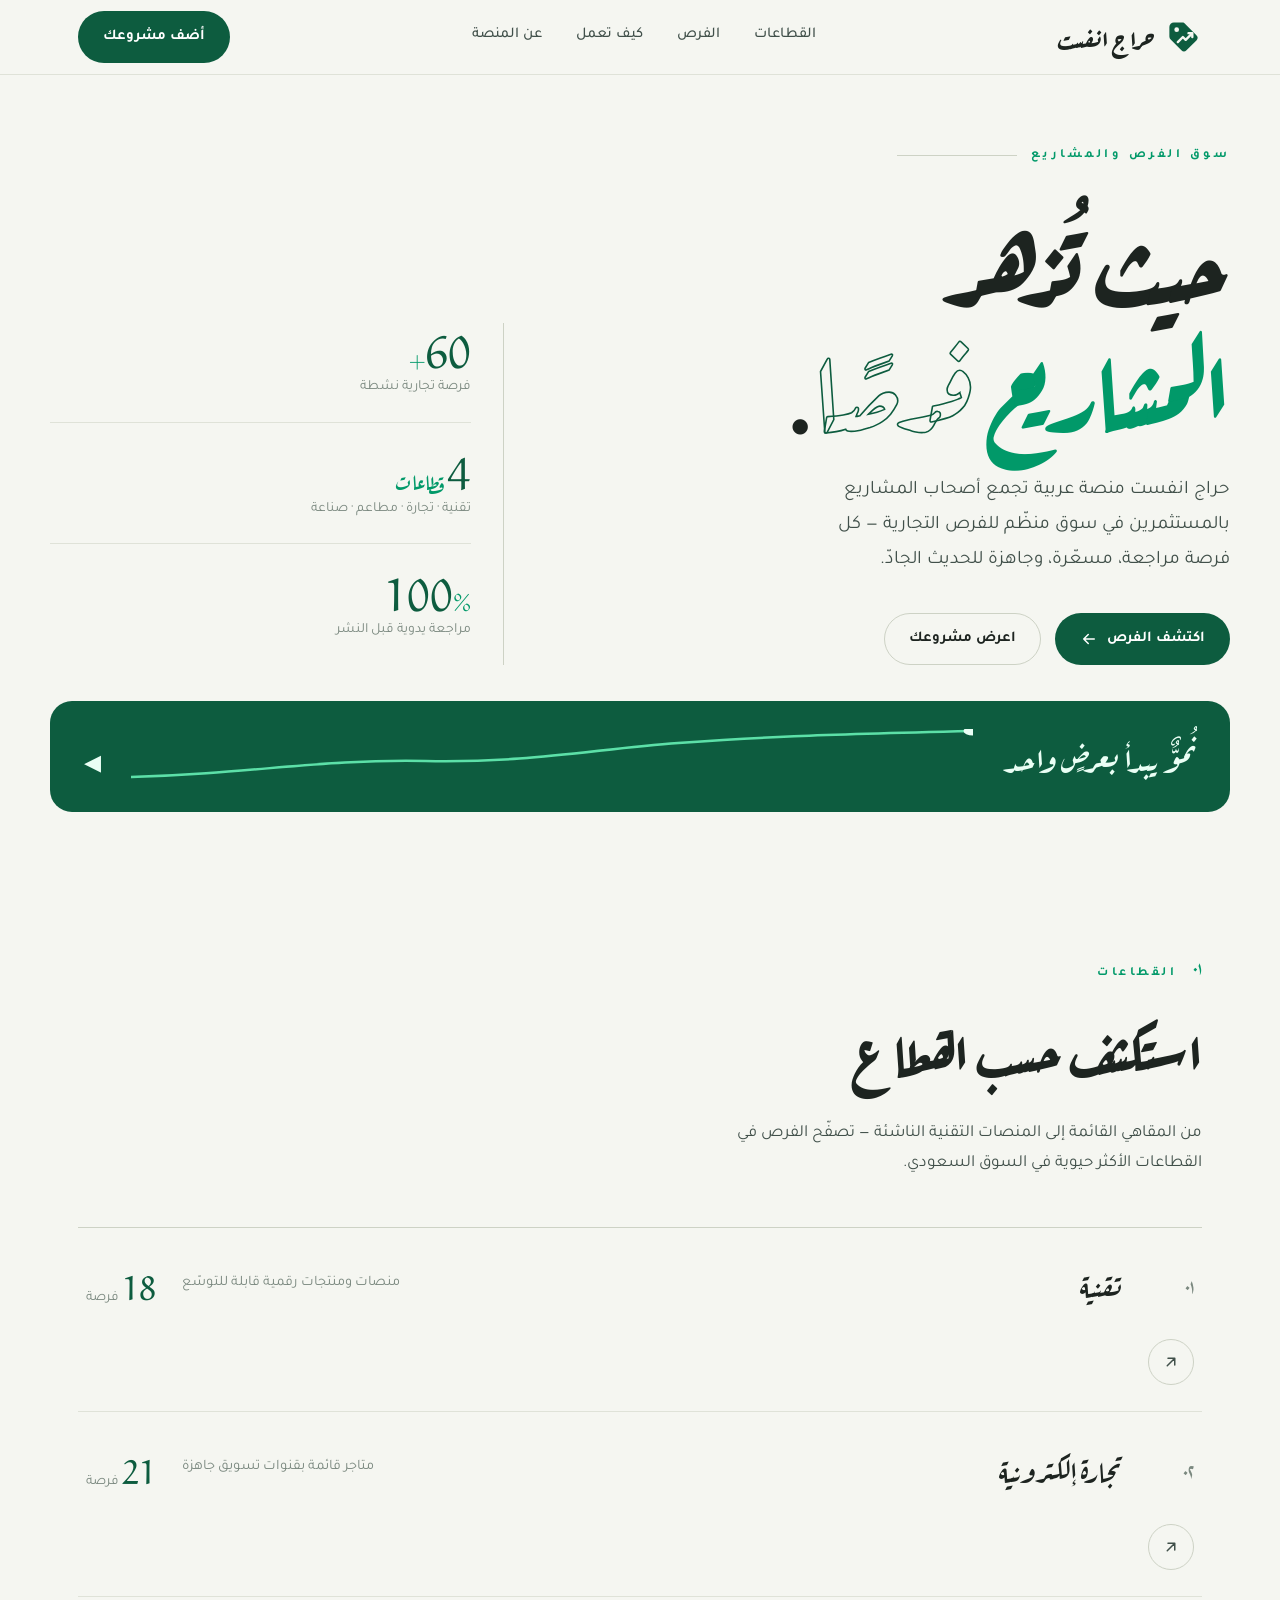
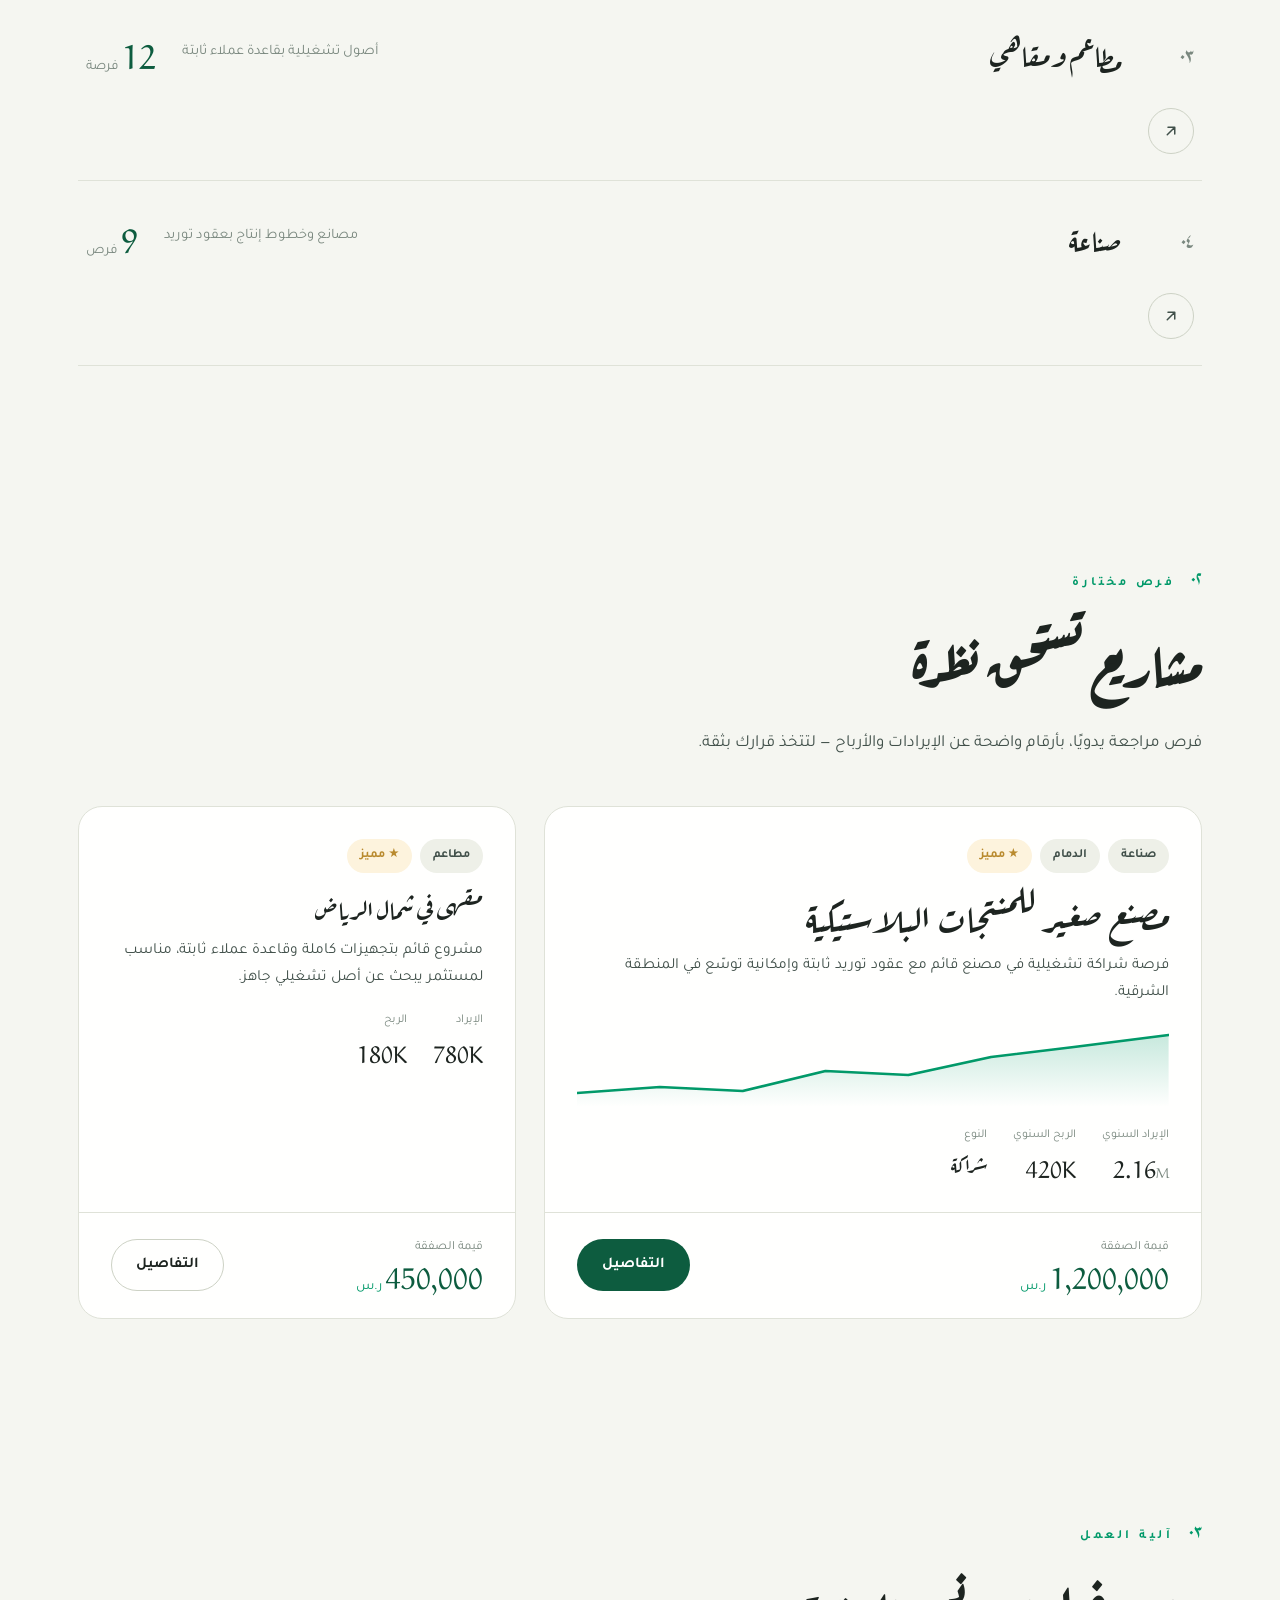
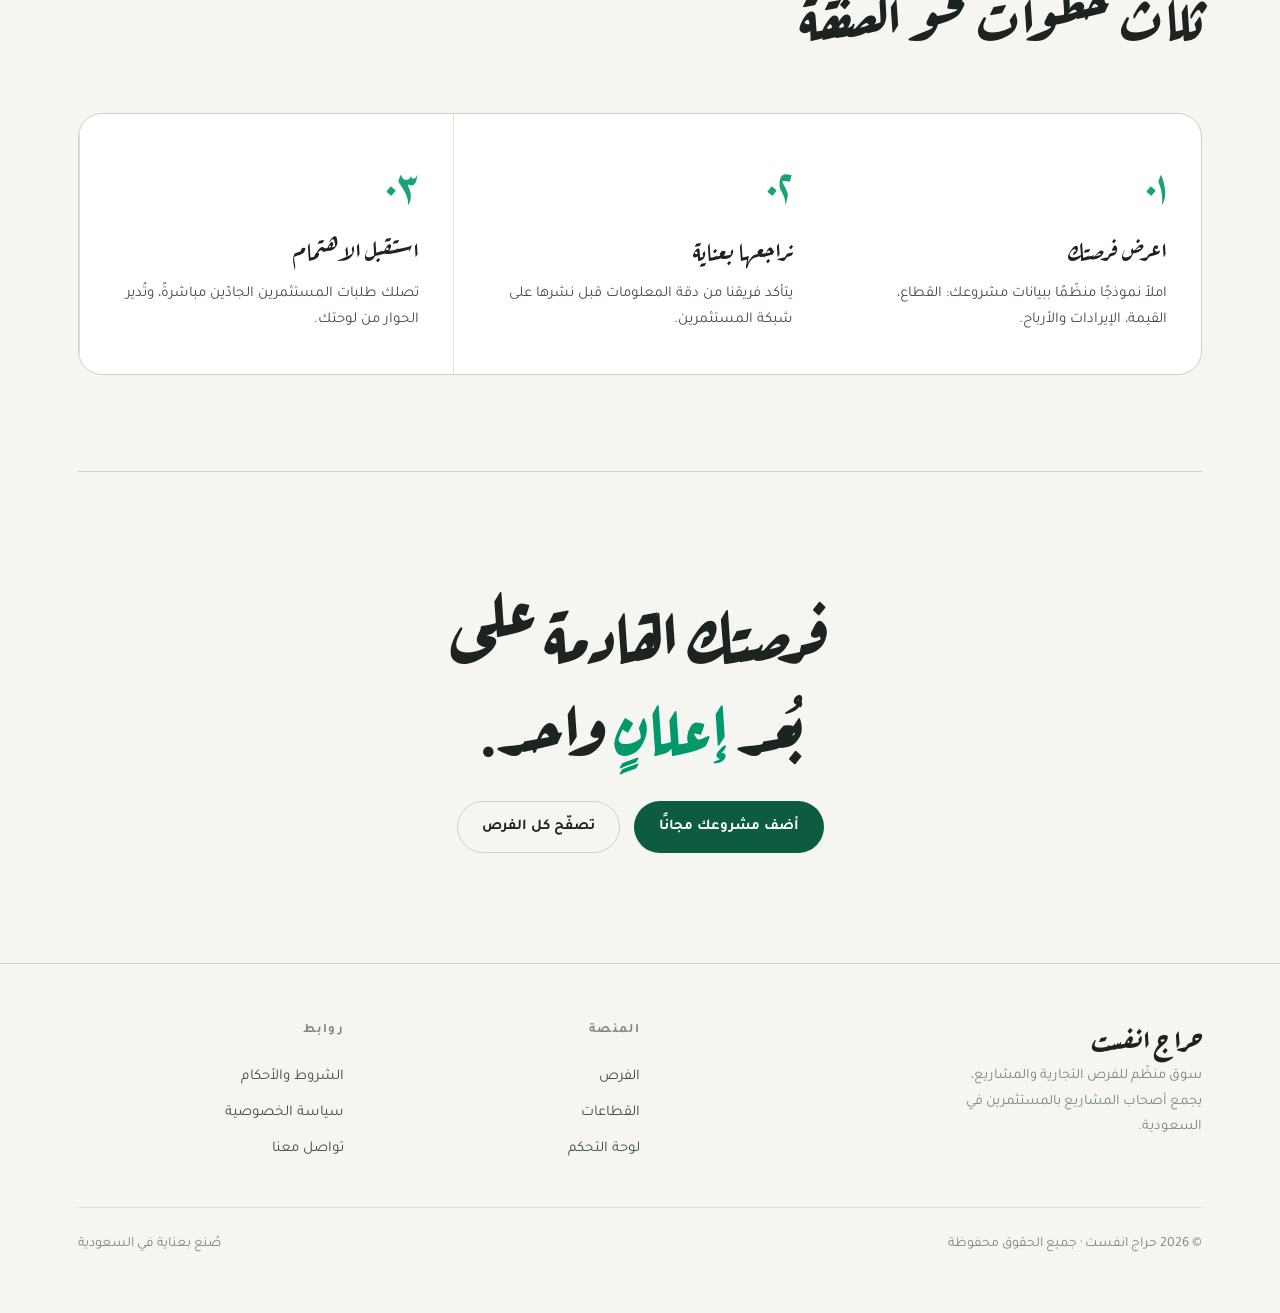
<file: designs/02-editorial-growth.html>
<!doctype html>
<html lang="ar" dir="rtl">
<head>
<meta charset="utf-8">
<meta name="viewport" content="width=device-width, initial-scale=1">
<title>حراج انفست · نمو</title>
<link rel="preconnect" href="https://fonts.googleapis.com">
<link rel="preconnect" href="https://fonts.gstatic.com" crossorigin>
<link href="https://fonts.googleapis.com/css2?family=Aref+Ruqaa:wght@400;700&family=Tajawal:wght@300;400;500;700;800&display=swap" rel="stylesheet">
<style>
  :root{
    --paper:#f5f6f1; --paper-2:#eef0e8; --card:#fffffe;
    --ink:#1d2420; --ink-2:#41504a; --mute:#7a887f;
    --line:#dfe2d8; --line-2:#cdd2c5;
    --forest:#0d5c3f; --em:#019969; --em-2:#12a877; --gold:#b98a2e;
    --disp:"Aref Ruqaa",serif;
    --sans:"Tajawal",system-ui,sans-serif;
  }
  *{box-sizing:border-box}
  html{scroll-behavior:smooth}
  body{margin:0;background:var(--paper);color:var(--ink);font-family:var(--sans);line-height:1.75;-webkit-font-smoothing:antialiased;overflow-x:hidden}
  a{color:inherit;text-decoration:none}
  .disp{font-family:var(--disp);font-weight:700;line-height:1.15;text-wrap:balance}
  .wrap{max-width:1180px;margin-inline:auto;padding-inline:28px}
  .eyebrow{font-family:var(--sans);font-weight:700;font-size:12.5px;letter-spacing:.28em;text-transform:uppercase;color:var(--em)}
  .rule{height:1px;background:var(--line-2)}

  nav{position:sticky;top:0;z-index:40;background:rgba(245,246,241,.86);backdrop-filter:blur(12px);border-bottom:1px solid var(--line)}
  .nav-in{display:flex;align-items:center;justify-content:space-between;height:74px}
  .brand{display:flex;align-items:center;gap:12px}
  .brand svg{width:36px;height:36px}
  .brand .wm{font-family:var(--disp);font-weight:700;font-size:26px;color:var(--ink);line-height:1}
  .nav-links{display:flex;gap:34px;font-size:15px;color:var(--ink-2);font-weight:500}
  .nav-links a{position:relative;padding-bottom:3px}
  .nav-links a::after{content:"";position:absolute;inset:auto 0 0 0;height:1.5px;background:var(--em);transform:scaleX(0);transition:.25s;transform-origin:right}
  .nav-links a:hover::after{transform:scaleX(1)}
  .btn{font-family:var(--sans);font-weight:700;font-size:15px;border-radius:999px;padding:12px 24px;cursor:pointer;transition:.2s;display:inline-flex;align-items:center;gap:9px;border:1.5px solid transparent}
  .btn-p{background:var(--forest);color:#fff}
  .btn-p:hover{background:var(--em);transform:translateY(-1px)}
  .btn-o{border-color:var(--line-2);color:var(--ink)}
  .btn-o:hover{border-color:var(--forest)}
  @media(max-width:860px){.nav-links{display:none}}

  /* hero: editorial asymmetric */
  .hero{padding:70px 0 40px;position:relative}
  .hero-grid{display:grid;grid-template-columns:1.4fr .95fr;gap:56px;align-items:end}
  .hero .kick{display:flex;align-items:center;gap:14px;margin-bottom:26px}
  .hero .kick .line{flex:1;height:1px;background:var(--line-2);max-width:120px}
  .hero h1{font-size:clamp(52px,8.5vw,116px);letter-spacing:-.01em;margin:0}
  .hero h1 .g{color:var(--em)}
  .hero h1 .out{-webkit-text-stroke:1.6px var(--forest);color:transparent}
  .hero .lede{font-size:19px;color:var(--ink-2);max-width:40ch;margin:30px 0 34px;line-height:1.85}
  .hero-cta{display:flex;gap:14px;flex-wrap:wrap}
  .hero-aside{border-right:1px solid var(--line-2);padding-right:32px}
  .metric{padding:22px 0;border-bottom:1px solid var(--line)}
  .metric:first-child{padding-top:0}
  .metric:last-child{border-bottom:0}
  .metric .n{font-family:var(--disp);font-size:46px;line-height:1;color:var(--forest)}
  .metric .n small{font-size:22px;color:var(--em)}
  .metric .l{font-size:14px;color:var(--mute);margin-top:6px}
  @media(max-width:860px){.hero-grid{grid-template-columns:1fr;gap:40px}.hero-aside{border-right:0;padding-right:0;border-top:1px solid var(--line-2);padding-top:20px}}

  /* growth ribbon */
  .ribbon{margin:36px 0 0;background:var(--forest);color:#eafff5;border-radius:22px;padding:26px 34px;display:flex;align-items:center;justify-content:space-between;gap:30px;overflow:hidden;position:relative}
  .ribbon .txt{font-family:var(--disp);font-size:clamp(22px,3vw,34px);white-space:nowrap}
  .ribbon svg{flex:1;min-width:120px;height:56px}

  section{padding:96px 0}
  .sec-kick{display:flex;align-items:baseline;gap:16px;margin-bottom:12px}
  .sec-kick .no{font-family:var(--disp);font-size:20px;color:var(--em)}
  h2.sec{font-family:var(--disp);font-size:clamp(36px,5vw,60px);margin:0 0 8px;letter-spacing:-.01em}
  .sec-sub{color:var(--ink-2);font-size:17px;max-width:56ch;margin-bottom:48px}

  /* sectors editorial list */
  .cats{display:grid;gap:0;border-top:1px solid var(--line-2)}
  .cat{display:grid;grid-template-columns:auto 1fr auto auto;gap:26px;align-items:center;padding:26px 8px;border-bottom:1px solid var(--line);transition:.25s;cursor:pointer}
  .cat:hover{background:var(--card);padding-inline:22px;border-radius:14px}
  .cat .idx{font-family:var(--disp);font-size:22px;color:var(--mute);width:44px}
  .cat h3{font-family:var(--disp);font-size:30px;margin:0;font-weight:400}
  .cat .desc{color:var(--mute);font-size:14.5px}
  .cat .count{font-family:var(--disp);font-size:34px;color:var(--forest)}
  .cat .count small{font-size:14px;color:var(--mute);font-family:var(--sans)}
  .cat .arw{width:46px;height:46px;border-radius:50%;border:1.5px solid var(--line-2);display:grid;place-items:center;color:var(--ink-2);transition:.25s}
  .cat:hover .arw{background:var(--forest);border-color:var(--forest);color:#fff;transform:rotate(-45deg)}
  @media(max-width:720px){.cat{grid-template-columns:auto 1fr auto}.cat .desc,.cat .idx{display:none}}

  /* featured projects mag cards */
  .feat{display:grid;grid-template-columns:1.5fr 1fr;gap:28px}
  .card{background:var(--card);border:1px solid var(--line);border-radius:24px;overflow:hidden;display:flex;flex-direction:column;transition:.28s}
  .card:hover{box-shadow:0 30px 60px -30px rgba(13,92,63,.28);transform:translateY(-4px)}
  .card .top{padding:32px 32px 0;flex:1}
  .card .badges{display:flex;gap:8px;margin-bottom:18px}
  .badge{font-size:12.5px;font-weight:700;padding:6px 13px;border-radius:999px;background:var(--paper-2);color:var(--ink-2)}
  .badge.f{background:#fdf3dd;color:var(--gold)}
  .card h3{font-family:var(--disp);font-size:clamp(26px,3vw,38px);font-weight:400;margin:0 0 14px;line-height:1.25}
  .card p{color:var(--ink-2);font-size:15.5px;margin:0}
  .card .chart{height:80px;margin-top:20px}
  .card .foot{display:flex;justify-content:space-between;align-items:center;padding:24px 32px;border-top:1px solid var(--line);margin-top:24px}
  .card .price .k{font-size:12.5px;color:var(--mute)}
  .card .price .v{font-family:var(--disp);font-size:30px;color:var(--forest);line-height:1}
  .card .price .v small{font-size:14px;color:var(--em);font-family:var(--sans)}
  .card.small h3{font-size:26px}
  .metricsrow{display:flex;gap:26px;margin-top:18px}
  .mm .k{font-size:12px;color:var(--mute)}
  .mm .v{font-family:var(--disp);font-size:24px;color:var(--ink)}
  @media(max-width:860px){.feat{grid-template-columns:1fr}}

  /* process editorial */
  .proc{display:grid;grid-template-columns:1fr 1fr 1fr;gap:0;border:1px solid var(--line-2);border-radius:24px;overflow:hidden;background:var(--card)}
  .pstep{padding:40px 34px;border-left:1px solid var(--line)}
  .pstep:first-child{border-left:0}
  .pstep .no{font-family:var(--disp);font-size:52px;color:var(--em);line-height:1;margin-bottom:20px;opacity:.9}
  .pstep h3{font-family:var(--disp);font-size:26px;font-weight:400;margin:0 0 10px}
  .pstep p{color:var(--ink-2);font-size:15px;margin:0}
  @media(max-width:720px){.proc{grid-template-columns:1fr}.pstep{border-left:0;border-top:1px solid var(--line)}.pstep:first-child{border-top:0}}

  /* pull quote / cta */
  .cta{text-align:center;padding:110px 0}
  .cta .q{font-family:var(--disp);font-size:clamp(34px,6vw,74px);line-height:1.25;max-width:16ch;margin:0 auto 34px;letter-spacing:-.01em}
  .cta .q .g{color:var(--em)}
  .cta .row{display:flex;gap:14px;justify-content:center;flex-wrap:wrap}

  footer{border-top:1px solid var(--line-2);padding:56px 0}
  .foot-in{display:grid;grid-template-columns:2fr 1fr 1fr;gap:30px}
  .foot-in .wm{font-family:var(--disp);font-size:30px;margin-bottom:10px}
  .foot-in p{color:var(--mute);font-size:14.5px;max-width:30ch;margin:0}
  .foot-col h4{font-size:13px;letter-spacing:.1em;text-transform:uppercase;color:var(--mute);margin:0 0 16px}
  .foot-col a{display:block;color:var(--ink-2);font-size:15px;padding:5px 0}
  .foot-col a:hover{color:var(--em)}
  .foot-bottom{margin-top:40px;padding-top:24px;border-top:1px solid var(--line);color:var(--mute);font-size:14px;display:flex;justify-content:space-between;flex-wrap:wrap;gap:10px}
  @media(max-width:720px){.foot-in{grid-template-columns:1fr 1fr}}
  @media(prefers-reduced-motion:reduce){*{transition:none!important}}
</style>
</head>
<body>

<nav>
  <div class="wrap nav-in">
    <a class="brand" href="#">
      <svg viewBox="0 0 32 32" aria-hidden="true">
        <path d="M15.5 3H7a4 4 0 0 0-4 4v8.5a4 4 0 0 0 1.17 2.83l9.5 9.5a3.2 3.2 0 0 0 4.53 0l8.83-8.83a3.2 3.2 0 0 0 0-4.53l-9.5-9.5A4 4 0 0 0 15.5 3Z" fill="#0d5c3f"/>
        <circle cx="9.5" cy="9.5" r="2.1" fill="#f5f6f1"/>
        <path d="M10.5 20.5 l4.5-4.5 2.5 2.5 L23 13" stroke="#f5f6f1" stroke-width="2.1" fill="none" stroke-linecap="round" stroke-linejoin="round"/>
        <path d="M20 12.6 L23.4 12.6 L23.4 16" stroke="#f5f6f1" stroke-width="2.1" fill="none" stroke-linecap="round" stroke-linejoin="round"/>
      </svg>
      <span class="wm">حراج انفست</span>
    </a>
    <div class="nav-links">
      <a href="#cats">القطاعات</a>
      <a href="#feat">الفرص</a>
      <a href="#how">كيف تعمل</a>
      <a href="#">عن المنصة</a>
    </div>
    <a class="btn btn-p" href="#">أضف مشروعك</a>
  </div>
</nav>

<header class="hero wrap">
  <div class="kick">
    <span class="eyebrow">سوق الفرص والمشاريع</span>
    <span class="line"></span>
  </div>
  <div class="hero-grid">
    <div>
      <h1 class="disp">حيث تُزهر<br><span class="g">المشاريع</span> <span class="out">فرصًا</span>.</h1>
      <p class="lede">حراج انفست منصة عربية تجمع أصحاب المشاريع بالمستثمرين في سوق منظّم للفرص التجارية — كل فرصة مراجعة، مسعّرة، وجاهزة للحديث الجادّ.</p>
      <div class="hero-cta">
        <a class="btn btn-p" href="#feat">اكتشف الفرص
          <svg width="18" height="18" viewBox="0 0 24 24" fill="none"><path d="M19 12H5M11 6l-6 6 6 6" stroke="currentColor" stroke-width="2" stroke-linecap="round" stroke-linejoin="round"/></svg>
        </a>
        <a class="btn btn-o" href="#">اعرض مشروعك</a>
      </div>
    </div>
    <aside class="hero-aside">
      <div class="metric"><div class="n">60<small>+</small></div><div class="l">فرصة تجارية نشطة</div></div>
      <div class="metric"><div class="n">4<small> قطاعات</small></div><div class="l">تقنية · تجارة · مطاعم · صناعة</div></div>
      <div class="metric"><div class="n">100<small>%</small></div><div class="l">مراجعة يدوية قبل النشر</div></div>
    </aside>
  </div>

  <div class="ribbon">
    <span class="txt">نُموٌّ يبدأ بعرضٍ واحد</span>
    <svg viewBox="0 0 400 56" preserveAspectRatio="none" aria-hidden="true">
      <path d="M0,48 C60,44 90,30 140,32 S220,20 260,14 320,6 400,2" fill="none" stroke="#5ce0a8" stroke-width="2.5" stroke-linecap="round"/>
      <circle cx="400" cy="2" r="4.5" fill="#eafff5"/>
    </svg>
    <span class="txt">◂</span>
  </div>
</header>

<!-- sectors -->
<section class="wrap" id="cats">
  <div class="sec-kick"><span class="no">٠١</span><span class="eyebrow">القطاعات</span></div>
  <h2 class="sec">استكشف حسب القطاع</h2>
  <p class="sec-sub">من المقاهي القائمة إلى المنصات التقنية الناشئة — تصفّح الفرص في القطاعات الأكثر حيوية في السوق السعودي.</p>
  <div class="cats">
    <a class="cat"><span class="idx">٠١</span><div><h3>تقنية</h3></div><div class="desc">منصات ومنتجات رقمية قابلة للتوسّع</div><div class="count">18<small> فرصة</small></div><div class="arw"><svg width="18" height="18" viewBox="0 0 24 24" fill="none"><path d="M7 17L17 7M17 7H8M17 7v9" stroke="currentColor" stroke-width="2" stroke-linecap="round" stroke-linejoin="round"/></svg></div></a>
    <a class="cat"><span class="idx">٠٢</span><div><h3>تجارة إلكترونية</h3></div><div class="desc">متاجر قائمة بقنوات تسويق جاهزة</div><div class="count">21<small> فرصة</small></div><div class="arw"><svg width="18" height="18" viewBox="0 0 24 24" fill="none"><path d="M7 17L17 7M17 7H8M17 7v9" stroke="currentColor" stroke-width="2" stroke-linecap="round" stroke-linejoin="round"/></svg></div></a>
    <a class="cat"><span class="idx">٠٣</span><div><h3>مطاعم ومقاهي</h3></div><div class="desc">أصول تشغيلية بقاعدة عملاء ثابتة</div><div class="count">12<small> فرصة</small></div><div class="arw"><svg width="18" height="18" viewBox="0 0 24 24" fill="none"><path d="M7 17L17 7M17 7H8M17 7v9" stroke="currentColor" stroke-width="2" stroke-linecap="round" stroke-linejoin="round"/></svg></div></a>
    <a class="cat"><span class="idx">٠٤</span><div><h3>صناعة</h3></div><div class="desc">مصانع وخطوط إنتاج بعقود توريد</div><div class="count">9<small> فرص</small></div><div class="arw"><svg width="18" height="18" viewBox="0 0 24 24" fill="none"><path d="M7 17L17 7M17 7H8M17 7v9" stroke="currentColor" stroke-width="2" stroke-linecap="round" stroke-linejoin="round"/></svg></div></a>
  </div>
</section>

<!-- featured -->
<section class="wrap" id="feat">
  <div class="sec-kick"><span class="no">٠٢</span><span class="eyebrow">فرص مختارة</span></div>
  <h2 class="sec">مشاريع تستحق نظرة</h2>
  <p class="sec-sub">فرص مراجعة يدويًا، بأرقام واضحة عن الإيرادات والأرباح — لتتخذ قرارك بثقة.</p>
  <div class="feat">
    <article class="card">
      <div class="top">
        <div class="badges"><span class="badge">صناعة</span><span class="badge">الدمام</span><span class="badge f">★ مميز</span></div>
        <h3>مصنع صغير للمنتجات البلاستيكية</h3>
        <p>فرصة شراكة تشغيلية في مصنع قائم مع عقود توريد ثابتة وإمكانية توسّع في المنطقة الشرقية.</p>
        <div class="chart">
          <svg width="100%" height="100%" viewBox="0 0 500 80" preserveAspectRatio="none">
            <defs><linearGradient id="e1" x1="0" y1="0" x2="0" y2="1"><stop offset="0" stop-color="#019969" stop-opacity=".22"/><stop offset="1" stop-color="#019969" stop-opacity="0"/></linearGradient></defs>
            <path d="M0,66 L70,60 L140,64 L210,44 L280,48 L350,30 L420,20 L500,8 L500,80 L0,80Z" fill="url(#e1)"/>
            <path d="M0,66 L70,60 L140,64 L210,44 L280,48 L350,30 L420,20 L500,8" fill="none" stroke="#019969" stroke-width="2.5" stroke-linecap="round" stroke-linejoin="round"/>
          </svg>
        </div>
        <div class="metricsrow">
          <div class="mm"><div class="k">الإيراد السنوي</div><div class="v">2.16<small style="font-size:14px;color:var(--mute)">M</small></div></div>
          <div class="mm"><div class="k">الربح السنوي</div><div class="v">420K</div></div>
          <div class="mm"><div class="k">النوع</div><div class="v" style="font-size:20px">شراكة</div></div>
        </div>
      </div>
      <div class="foot">
        <div class="price"><div class="k">قيمة الصفقة</div><div class="v">1,200,000 <small>ر.س</small></div></div>
        <a class="btn btn-p" href="#">التفاصيل</a>
      </div>
    </article>

    <article class="card small">
      <div class="top">
        <div class="badges"><span class="badge">مطاعم</span><span class="badge f">★ مميز</span></div>
        <h3>مقهى في شمال الرياض</h3>
        <p>مشروع قائم بتجهيزات كاملة وقاعدة عملاء ثابتة، مناسب لمستثمر يبحث عن أصل تشغيلي جاهز.</p>
        <div class="metricsrow">
          <div class="mm"><div class="k">الإيراد</div><div class="v">780K</div></div>
          <div class="mm"><div class="k">الربح</div><div class="v">180K</div></div>
        </div>
      </div>
      <div class="foot">
        <div class="price"><div class="k">قيمة الصفقة</div><div class="v">450,000 <small>ر.س</small></div></div>
        <a class="btn btn-o" href="#">التفاصيل</a>
      </div>
    </article>
  </div>
</section>

<!-- how -->
<section class="wrap" id="how">
  <div class="sec-kick"><span class="no">٠٣</span><span class="eyebrow">آلية العمل</span></div>
  <h2 class="sec">ثلاث خطوات نحو الصفقة</h2>
  <p class="sec-sub"></p>
  <div class="proc">
    <div class="pstep"><div class="no">٠١</div><h3>اعرض فرصتك</h3><p>املأ نموذجًا منظّمًا ببيانات مشروعك: القطاع، القيمة، الإيرادات والأرباح.</p></div>
    <div class="pstep"><div class="no">٠٢</div><h3>نراجعها بعناية</h3><p>يتأكد فريقنا من دقة المعلومات قبل نشرها على شبكة المستثمرين.</p></div>
    <div class="pstep"><div class="no">٠٣</div><h3>استقبل الاهتمام</h3><p>تصلك طلبات المستثمرين الجادّين مباشرةً، وتُدير الحوار من لوحتك.</p></div>
  </div>
</section>

<!-- cta -->
<div class="wrap"><div class="rule"></div></div>
<section class="cta wrap">
  <p class="q disp">فرصتك القادمة على بُعد <span class="g">إعلانٍ</span> واحد.</p>
  <div class="row">
    <a class="btn btn-p" href="#">أضف مشروعك مجانًا</a>
    <a class="btn btn-o" href="#">تصفّح كل الفرص</a>
  </div>
</section>

<footer>
  <div class="wrap">
    <div class="foot-in">
      <div>
        <div class="wm disp">حراج انفست</div>
        <p>سوق منظّم للفرص التجارية والمشاريع، يجمع أصحاب المشاريع بالمستثمرين في السعودية.</p>
      </div>
      <div class="foot-col"><h4>المنصة</h4><a href="#">الفرص</a><a href="#">القطاعات</a><a href="#">لوحة التحكم</a></div>
      <div class="foot-col"><h4>روابط</h4><a href="#">الشروط والأحكام</a><a href="#">سياسة الخصوصية</a><a href="#">تواصل معنا</a></div>
    </div>
    <div class="foot-bottom">
      <span>© 2026 حراج انفست · جميع الحقوق محفوظة</span>
      <span>صُنع بعناية في السعودية</span>
    </div>
  </div>
</footer>
</body>
</html>
</file>
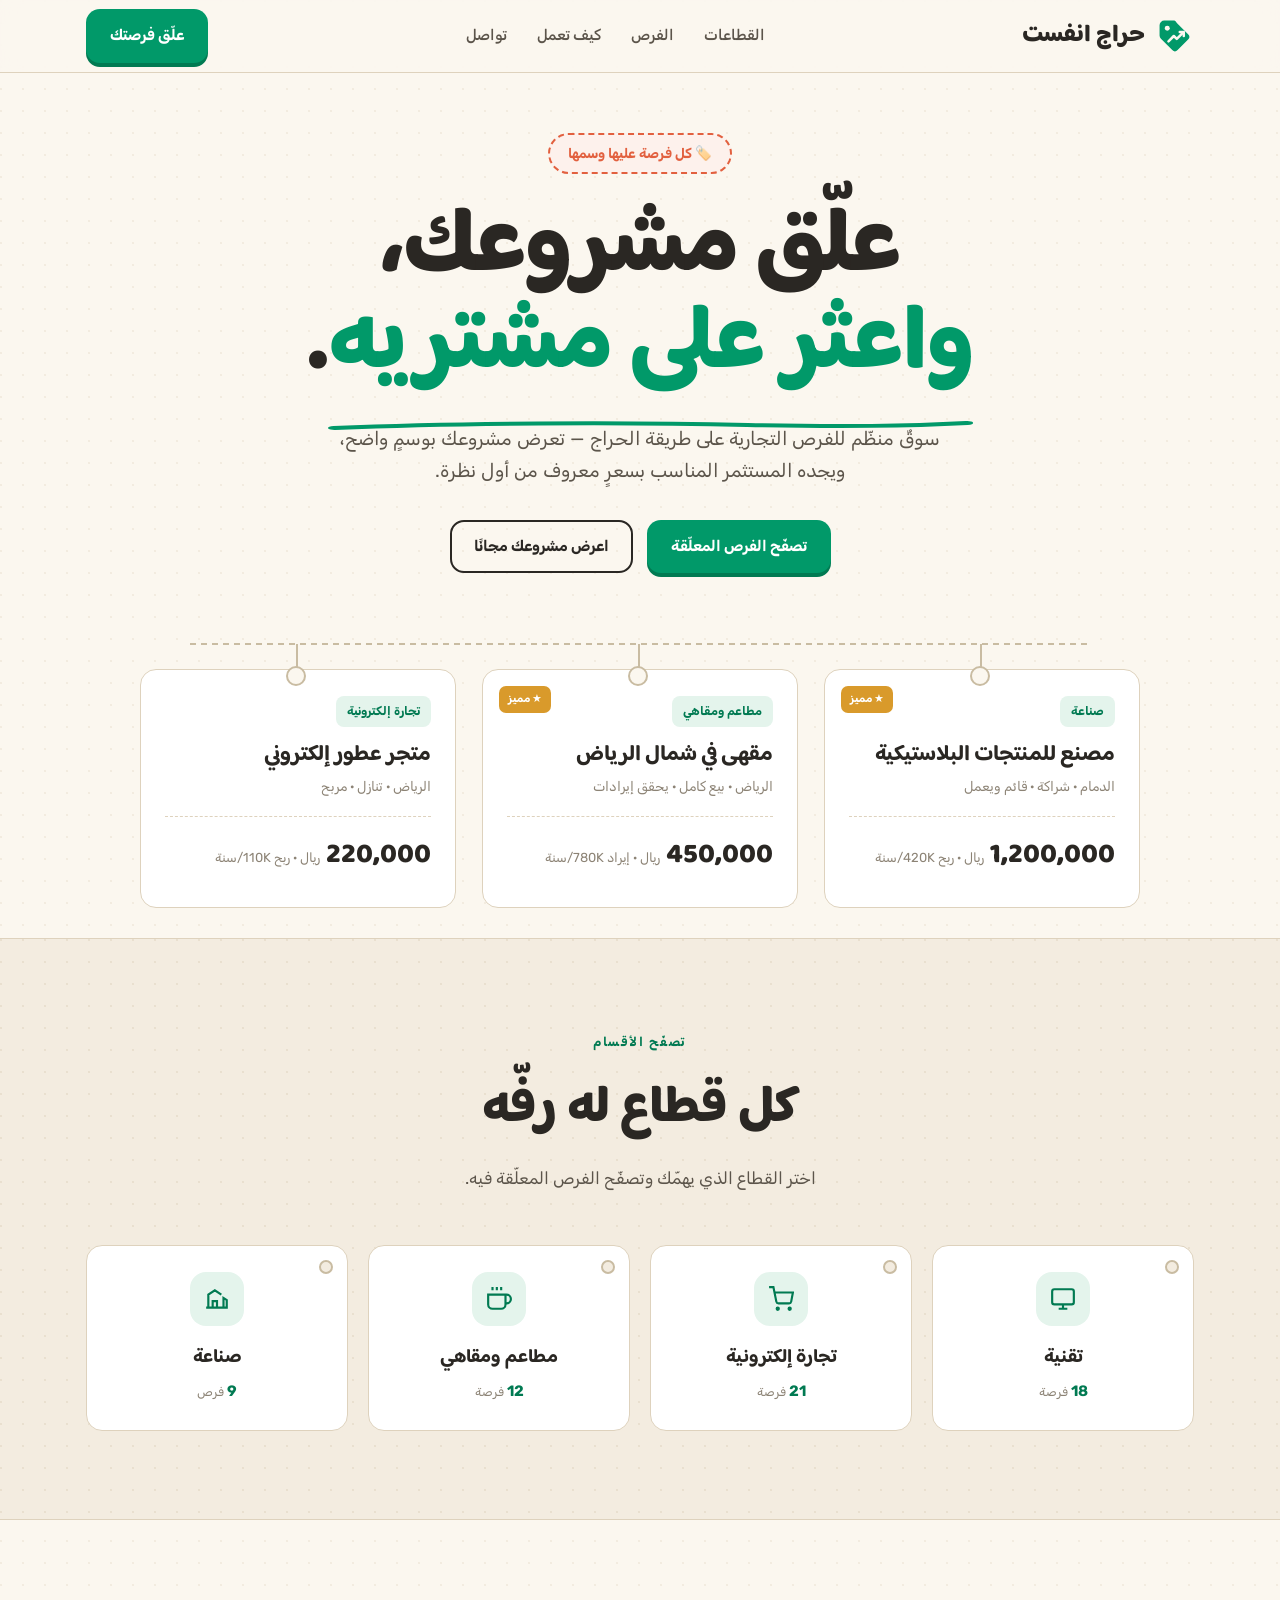
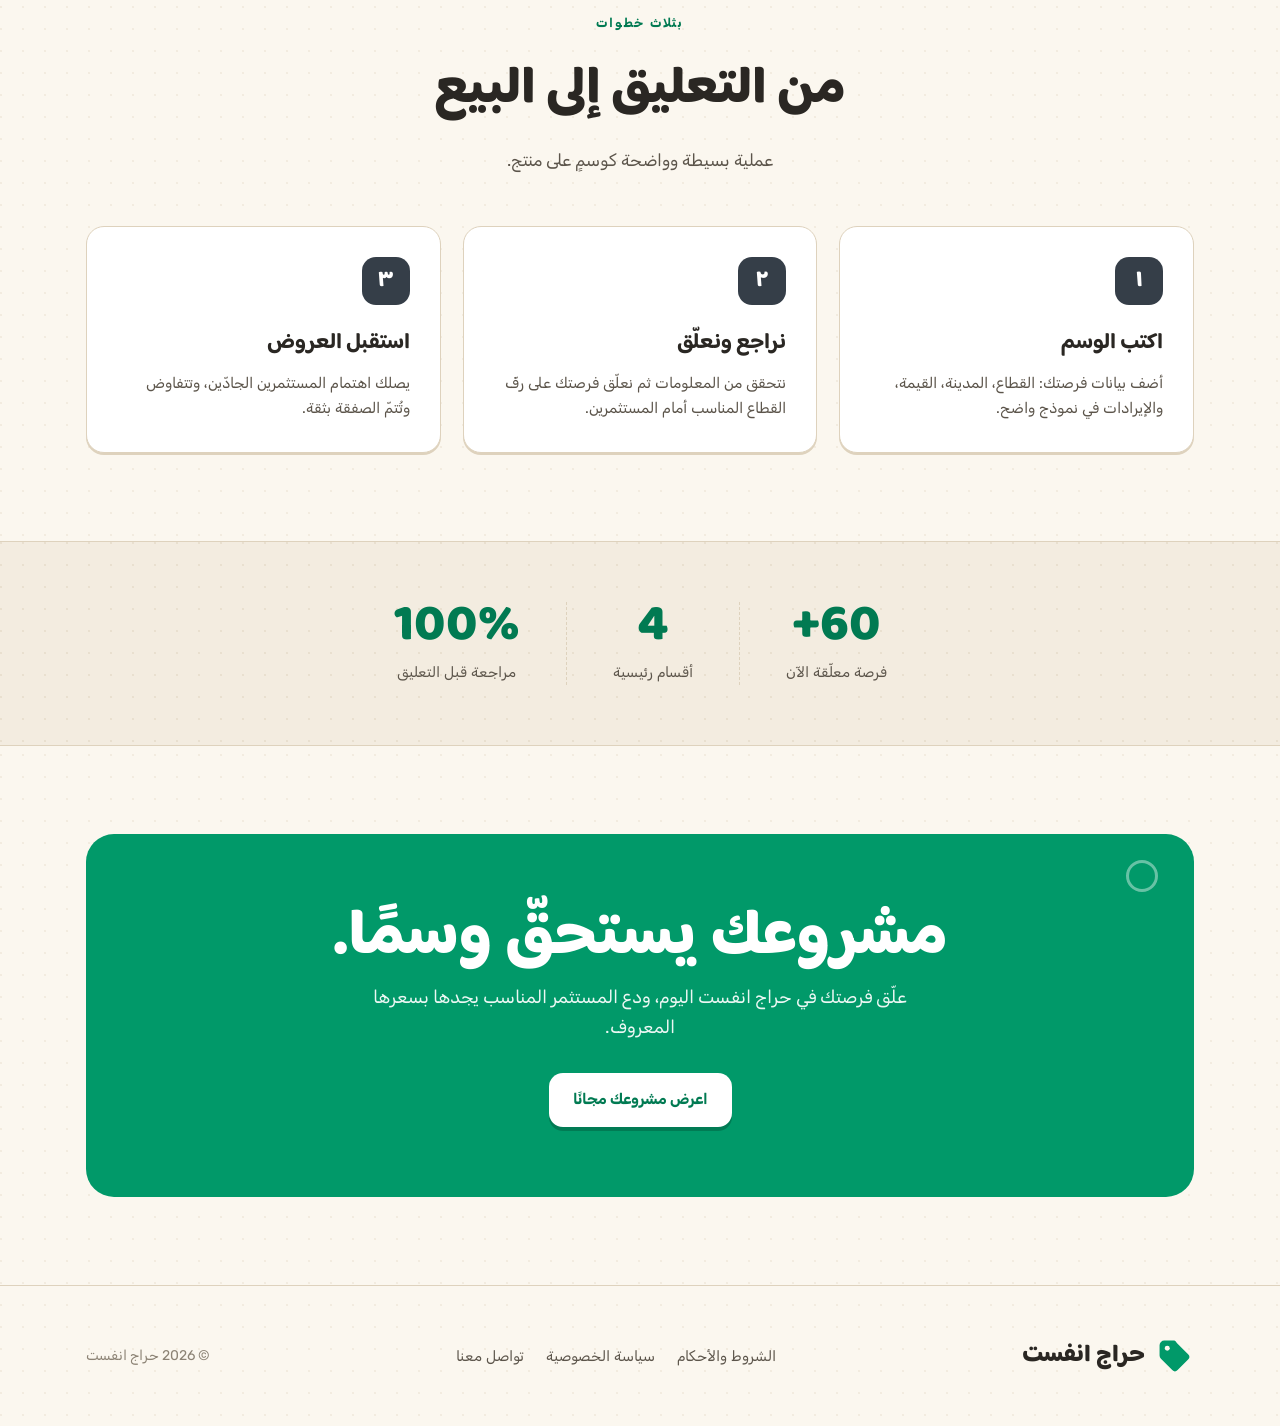
<file: designs/03-the-tag.html>
<!doctype html>
<html lang="ar" dir="rtl">
<head>
<meta charset="utf-8">
<meta name="viewport" content="width=device-width, initial-scale=1">
<title>حراج انفست · الوسم</title>
<link rel="preconnect" href="https://fonts.googleapis.com">
<link rel="preconnect" href="https://fonts.gstatic.com" crossorigin>
<link href="https://fonts.googleapis.com/css2?family=Rubik:wght@400;500;600;700;900&family=Baloo+Bhaijaan+2:wght@400;500;600;700;800&display=swap" rel="stylesheet">
<style>
  :root{
    --kraft:#f3ece0; --kraft-2:#e9dfcc; --paper:#fbf7ef;
    --ink:#2a2723; --ink-2:#5c554b; --mute:#8c8375;
    --line:#ded2bd; --stitch:#c9bca2;
    --em:#019969; --em-d:#017a52; --em-l:#e4f4ec;
    --coral:#e2603f; --gold:#d99a2b; --char:#353e48;
    --disp:"Baloo Bhaijaan 2",system-ui,cursive;
    --sans:"Rubik",system-ui,sans-serif;
  }
  *{box-sizing:border-box}
  html{scroll-behavior:smooth}
  body{margin:0;background:var(--paper);color:var(--ink);font-family:var(--sans);line-height:1.7;-webkit-font-smoothing:antialiased;overflow-x:hidden;
    background-image:radial-gradient(circle at 1px 1px,rgba(180,160,120,.13) 1px,transparent 0);background-size:22px 22px}
  a{color:inherit;text-decoration:none}
  .disp{font-family:var(--disp);font-weight:700;line-height:1.15}
  .wrap{max-width:1160px;margin-inline:auto;padding-inline:26px}
  .eyebrow{font-weight:700;font-size:12.5px;letter-spacing:.14em;text-transform:uppercase;color:var(--em-d)}

  nav{position:sticky;top:0;z-index:40;background:rgba(251,247,239,.9);backdrop-filter:blur(10px);border-bottom:1px solid var(--line)}
  .nav-in{display:flex;align-items:center;justify-content:space-between;height:72px}
  .brand{display:flex;align-items:center;gap:11px}
  .brand svg{width:38px;height:38px}
  .brand .wm{font-family:var(--disp);font-weight:800;font-size:24px;color:var(--ink)}
  .nav-links{display:flex;gap:30px;font-size:15px;color:var(--ink-2);font-weight:500}
  .nav-links a:hover{color:var(--em-d)}
  .btn{font-family:var(--sans);font-weight:700;font-size:15px;border-radius:14px;padding:12px 22px;cursor:pointer;transition:.2s;display:inline-flex;align-items:center;gap:9px;border:2px solid transparent}
  .btn-p{background:var(--em);color:#fff;box-shadow:0 4px 0 var(--em-d)}
  .btn-p:hover{transform:translateY(-2px);box-shadow:0 6px 0 var(--em-d)}
  .btn-p:active{transform:translateY(1px);box-shadow:0 2px 0 var(--em-d)}
  .btn-o{border-color:var(--ink);color:var(--ink);background:transparent}
  .btn-o:hover{background:var(--ink);color:var(--paper)}
  @media(max-width:820px){.nav-links{display:none}}

  /* hero */
  .hero{padding:60px 0 30px;text-align:center;position:relative}
  .hero .stamp{display:inline-flex;align-items:center;gap:9px;font-weight:700;font-size:13.5px;color:var(--coral);border:2px dashed var(--coral);border-radius:999px;padding:7px 18px;margin-bottom:28px;background:#fdf1ec}
  .hero h1{font-family:var(--disp);font-weight:800;font-size:clamp(44px,8vw,92px);line-height:1.05;margin:0 auto;max-width:15ch;letter-spacing:-.01em}
  .hero h1 .hl{color:var(--em);position:relative;white-space:nowrap}
  .hero h1 .hl svg{position:absolute;right:0;left:0;bottom:-8px;width:100%;height:14px}
  .hero p{font-size:19px;color:var(--ink-2);max-width:52ch;margin:28px auto 32px}
  .hero-cta{display:flex;gap:14px;justify-content:center;flex-wrap:wrap}

  /* hanging tags row */
  .rack{position:relative;margin:70px auto 0;max-width:1000px}
  .string{position:absolute;top:0;right:5%;left:5%;height:2px;background:repeating-linear-gradient(90deg,var(--stitch),var(--stitch) 6px,transparent 6px,transparent 11px)}
  .tags-row{display:grid;grid-template-columns:repeat(3,1fr);gap:26px;padding-top:26px}
  .ptag{position:relative;background:#fff;border:1.5px solid var(--line);border-radius:16px 16px 16px 16px;padding:26px 24px;text-align:right;transition:.3s;transform-origin:top center}
  .ptag::before{content:"";position:absolute;top:-26px;right:50%;width:2px;height:26px;background:var(--stitch)}
  .ptag::after{content:"";position:absolute;top:-4px;right:calc(50% - 8px);width:16px;height:16px;border-radius:50%;background:var(--paper);border:2px solid var(--stitch)}
  .ptag:hover{transform:rotate(-2deg) translateY(4px);box-shadow:0 18px 40px -18px rgba(80,60,20,.4)}
  .ptag:nth-child(2):hover{transform:rotate(2deg) translateY(4px)}
  .ptag .cat{display:inline-block;font-size:12px;font-weight:700;color:var(--em-d);background:var(--em-l);padding:5px 11px;border-radius:8px;margin-bottom:14px}
  .ptag h3{font-family:var(--disp);font-weight:700;font-size:22px;margin:0 0 6px;line-height:1.3}
  .ptag .loc{font-size:13.5px;color:var(--mute);margin-bottom:18px}
  .ptag .price{display:flex;align-items:baseline;gap:6px;border-top:1.5px dashed var(--line);padding-top:16px}
  .ptag .price .v{font-family:var(--disp);font-weight:800;font-size:28px;color:var(--ink)}
  .ptag .price .c{font-size:13px;color:var(--mute)}
  .ptag .feat{position:absolute;top:16px;left:16px;background:var(--gold);color:#fff;font-size:11px;font-weight:700;padding:4px 9px;border-radius:7px}
  @media(max-width:820px){.tags-row{grid-template-columns:1fr;gap:44px}.ptag::before,.ptag::after{display:none}.string{display:none}}

  section{padding:88px 0}
  .band{background:var(--kraft);border-top:1px solid var(--line);border-bottom:1px solid var(--line);
    background-image:radial-gradient(circle at 1px 1px,rgba(180,160,120,.16) 1px,transparent 0);background-size:22px 22px}
  .sec-head{text-align:center;margin-bottom:52px}
  .sec-head h2{font-family:var(--disp);font-weight:800;font-size:clamp(32px,5vw,52px);margin:12px 0 10px}
  .sec-head p{color:var(--ink-2);font-size:17px;max-width:56ch;margin:0 auto}

  /* sector tag chips */
  .sectors{display:grid;grid-template-columns:repeat(4,1fr);gap:20px}
  .sctag{position:relative;background:#fff;border:1.5px solid var(--line);border-radius:16px;padding:26px 22px;text-align:center;transition:.25s;overflow:hidden}
  .sctag:hover{border-color:var(--em);transform:translateY(-4px)}
  .sctag .hole{position:absolute;top:14px;right:14px;width:14px;height:14px;border-radius:50%;border:2px solid var(--stitch);background:var(--kraft)}
  .sctag .ic{width:54px;height:54px;border-radius:16px;background:var(--em-l);display:grid;place-items:center;color:var(--em-d);margin:0 auto 16px}
  .sctag h3{font-family:var(--disp);font-weight:700;font-size:19px;margin:0 0 4px}
  .sctag .cnt{color:var(--em-d);font-weight:700;font-size:15px}
  .sctag .cnt small{color:var(--mute);font-weight:400}
  @media(max-width:820px){.sectors{grid-template-columns:1fr 1fr}}

  /* how - stitched cards */
  .how{display:grid;grid-template-columns:repeat(3,1fr);gap:22px}
  .hcard{background:#fff;border:1.5px solid var(--line);border-radius:18px;padding:30px;position:relative;box-shadow:0 2px 0 var(--line)}
  .hcard .n{width:48px;height:48px;border-radius:14px;background:var(--char);color:#fff;font-family:var(--disp);font-weight:800;font-size:22px;display:grid;place-items:center;margin-bottom:20px}
  .hcard h3{font-family:var(--disp);font-weight:700;font-size:22px;margin:0 0 8px}
  .hcard p{color:var(--ink-2);font-size:15px;margin:0}
  @media(max-width:820px){.how{grid-template-columns:1fr}}

  /* stats strip */
  .kpis{display:flex;justify-content:center;gap:0;flex-wrap:wrap}
  .kpi{padding:0 46px;text-align:center;border-left:1.5px dashed var(--line)}
  .kpi:last-child{border-left:0}
  .kpi .n{font-family:var(--disp);font-weight:800;font-size:52px;color:var(--em-d);line-height:1}
  .kpi .l{color:var(--ink-2);font-size:14.5px;margin-top:6px}
  @media(max-width:640px){.kpi{padding:20px 30px;border-left:0}}

  /* big cta tag */
  .cta-tag{position:relative;background:var(--em);color:#fff;border-radius:28px;padding:70px 40px;text-align:center;overflow:hidden}
  .cta-tag::before{content:"";position:absolute;top:26px;right:36px;width:26px;height:26px;border-radius:50%;border:3px solid rgba(255,255,255,.4)}
  .cta-tag .price-mega{font-family:var(--disp);font-weight:800;font-size:clamp(34px,6vw,64px);margin:0 0 8px;line-height:1.1}
  .cta-tag p{font-size:18px;opacity:.92;max-width:50ch;margin:0 auto 30px}
  .cta-tag .btn-w{background:#fff;color:var(--em-d);box-shadow:0 4px 0 rgba(0,0,0,.2)}
  .cta-tag .btn-w:hover{transform:translateY(-2px);box-shadow:0 6px 0 rgba(0,0,0,.2)}

  footer{padding:50px 0;border-top:1px solid var(--line)}
  .foot-in{display:flex;justify-content:space-between;gap:24px;flex-wrap:wrap;align-items:center}
  .foot-links{display:flex;gap:22px;font-size:14.5px;color:var(--ink-2)}
  .foot-links a:hover{color:var(--em-d)}
  @media(prefers-reduced-motion:reduce){*{transition:none!important}}
</style>
</head>
<body>

<nav>
  <div class="wrap nav-in">
    <a class="brand" href="#">
      <svg viewBox="0 0 32 32" aria-hidden="true">
        <path d="M15.5 3H7a4 4 0 0 0-4 4v8.5a4 4 0 0 0 1.17 2.83l9.5 9.5a3.2 3.2 0 0 0 4.53 0l8.83-8.83a3.2 3.2 0 0 0 0-4.53l-9.5-9.5A4 4 0 0 0 15.5 3Z" fill="#019969"/>
        <circle cx="9.5" cy="9.5" r="2.1" fill="#fbf7ef"/>
        <path d="M10.5 20.5 l4.5-4.5 2.5 2.5 L23 13" stroke="#fbf7ef" stroke-width="2.1" fill="none" stroke-linecap="round" stroke-linejoin="round"/>
        <path d="M20 12.6 L23.4 12.6 L23.4 16" stroke="#fbf7ef" stroke-width="2.1" fill="none" stroke-linecap="round" stroke-linejoin="round"/>
      </svg>
      <span class="wm">حراج انفست</span>
    </a>
    <div class="nav-links">
      <a href="#sectors">القطاعات</a>
      <a href="#rack">الفرص</a>
      <a href="#how">كيف تعمل</a>
      <a href="#">تواصل</a>
    </div>
    <a class="btn btn-p" href="#">علّق فرصتك</a>
  </div>
</nav>

<header class="hero wrap">
  <span class="stamp">🏷️ كل فرصة عليها وسمها</span>
  <h1 class="disp">علّق مشروعك، <span class="hl">واعثر على مشتريه<svg viewBox="0 0 200 14" preserveAspectRatio="none"><path d="M2 9C40 4 90 3 130 6 160 8 180 7 198 4" fill="none" stroke="#019969" stroke-width="4" stroke-linecap="round"/></svg></span>.</h1>
  <p>سوقٌ منظّم للفرص التجارية على طريقة الحراج — تعرض مشروعك بوسمٍ واضح، ويجده المستثمر المناسب بسعرٍ معروف من أول نظرة.</p>
  <div class="hero-cta">
    <a class="btn btn-p" href="#rack">تصفّح الفرص المعلّقة</a>
    <a class="btn btn-o" href="#">اعرض مشروعك مجانًا</a>
  </div>

  <!-- hanging tags -->
  <div class="rack" id="rack">
    <div class="string" aria-hidden="true"></div>
    <div class="tags-row">
      <article class="ptag">
        <span class="feat">★ مميز</span>
        <span class="cat">صناعة</span>
        <h3>مصنع للمنتجات البلاستيكية</h3>
        <div class="loc">الدمام · شراكة · قائم ويعمل</div>
        <div class="price"><span class="v">1,200,000</span><span class="c">ريال · ربح 420K/سنة</span></div>
      </article>
      <article class="ptag">
        <span class="feat">★ مميز</span>
        <span class="cat">مطاعم ومقاهي</span>
        <h3>مقهى في شمال الرياض</h3>
        <div class="loc">الرياض · بيع كامل · يحقق إيرادات</div>
        <div class="price"><span class="v">450,000</span><span class="c">ريال · إيراد 780K/سنة</span></div>
      </article>
      <article class="ptag">
        <span class="cat">تجارة إلكترونية</span>
        <h3>متجر عطور إلكتروني</h3>
        <div class="loc">الرياض · تنازل · مربح</div>
        <div class="price"><span class="v">220,000</span><span class="c">ريال · ربح 110K/سنة</span></div>
      </article>
    </div>
  </div>
</header>

<!-- sectors -->
<section class="band">
  <div class="wrap">
    <div class="sec-head">
      <span class="eyebrow">تصفّح الأقسام</span>
      <h2>كل قطاع له رفّه</h2>
      <p>اختر القطاع الذي يهمّك وتصفّح الفرص المعلّقة فيه.</p>
    </div>
    <div class="sectors">
      <a class="sctag"><span class="hole"></span><div class="ic"><svg width="26" height="26" viewBox="0 0 24 24" fill="none" stroke="currentColor" stroke-width="2"><rect x="2" y="3" width="20" height="14" rx="2"/><path d="M8 21h8M12 17v4"/></svg></div><h3>تقنية</h3><div class="cnt">18 <small>فرصة</small></div></a>
      <a class="sctag"><span class="hole"></span><div class="ic"><svg width="26" height="26" viewBox="0 0 24 24" fill="none" stroke="currentColor" stroke-width="2"><circle cx="9" cy="21" r="1"/><circle cx="20" cy="21" r="1"/><path d="M1 1h4l2.7 13.4a2 2 0 0 0 2 1.6h9.7a2 2 0 0 0 2-1.6L23 6H6"/></svg></div><h3>تجارة إلكترونية</h3><div class="cnt">21 <small>فرصة</small></div></a>
      <a class="sctag"><span class="hole"></span><div class="ic"><svg width="26" height="26" viewBox="0 0 24 24" fill="none" stroke="currentColor" stroke-width="2"><path d="M18 8h1a4 4 0 0 1 0 8h-1M2 8h16v9a4 4 0 0 1-4 4H6a4 4 0 0 1-4-4Z"/><path d="M6 1v3M10 1v3M14 1v3"/></svg></div><h3>مطاعم ومقاهي</h3><div class="cnt">12 <small>فرصة</small></div></a>
      <a class="sctag"><span class="hole"></span><div class="ic"><svg width="26" height="26" viewBox="0 0 24 24" fill="none" stroke="currentColor" stroke-width="2"><path d="M2 20h20M4 20V8l6-4 6 4M8 20v-6h4v6M18 20V11l3 2v7"/></svg></div><h3>صناعة</h3><div class="cnt">9 <small>فرص</small></div></a>
    </div>
  </div>
</section>

<!-- how -->
<section class="wrap" id="how">
  <div class="sec-head">
    <span class="eyebrow">بثلاث خطوات</span>
    <h2>من التعليق إلى البيع</h2>
    <p>عملية بسيطة وواضحة كوسمٍ على منتج.</p>
  </div>
  <div class="how">
    <div class="hcard"><div class="n">١</div><h3>اكتب الوسم</h3><p>أضف بيانات فرصتك: القطاع، المدينة، القيمة، والإيرادات في نموذج واضح.</p></div>
    <div class="hcard"><div class="n">٢</div><h3>نراجع ونعلّق</h3><p>نتحقق من المعلومات ثم نعلّق فرصتك على رفّ القطاع المناسب أمام المستثمرين.</p></div>
    <div class="hcard"><div class="n">٣</div><h3>استقبل العروض</h3><p>يصلك اهتمام المستثمرين الجادّين، وتتفاوض وتُتمّ الصفقة بثقة.</p></div>
  </div>
</section>

<!-- stats -->
<section class="band" style="padding:60px 0">
  <div class="wrap kpis">
    <div class="kpi"><div class="n">60+</div><div class="l">فرصة معلّقة الآن</div></div>
    <div class="kpi"><div class="n">4</div><div class="l">أقسام رئيسية</div></div>
    <div class="kpi"><div class="n">100%</div><div class="l">مراجعة قبل التعليق</div></div>
  </div>
</section>

<!-- cta -->
<section class="wrap">
  <div class="cta-tag">
    <div class="price-mega">مشروعك يستحقّ وسمًا.</div>
    <p>علّق فرصتك في حراج انفست اليوم، ودع المستثمر المناسب يجدها بسعرها المعروف.</p>
    <a class="btn btn-w" href="#">اعرض مشروعك مجانًا</a>
  </div>
</section>

<footer>
  <div class="wrap foot-in">
    <a class="brand" href="#">
      <svg viewBox="0 0 32 32" width="32" height="32" aria-hidden="true">
        <path d="M15.5 3H7a4 4 0 0 0-4 4v8.5a4 4 0 0 0 1.17 2.83l9.5 9.5a3.2 3.2 0 0 0 4.53 0l8.83-8.83a3.2 3.2 0 0 0 0-4.53l-9.5-9.5A4 4 0 0 0 15.5 3Z" fill="#019969"/>
        <circle cx="9.5" cy="9.5" r="2.1" fill="#fbf7ef"/>
      </svg>
      <span class="wm">حراج انفست</span>
    </a>
    <div class="foot-links">
      <a href="#">الشروط والأحكام</a>
      <a href="#">سياسة الخصوصية</a>
      <a href="#">تواصل معنا</a>
    </div>
    <span style="color:var(--mute);font-size:14px">© 2026 حراج انفست</span>
  </div>
</footer>
</body>
</html>
</file>
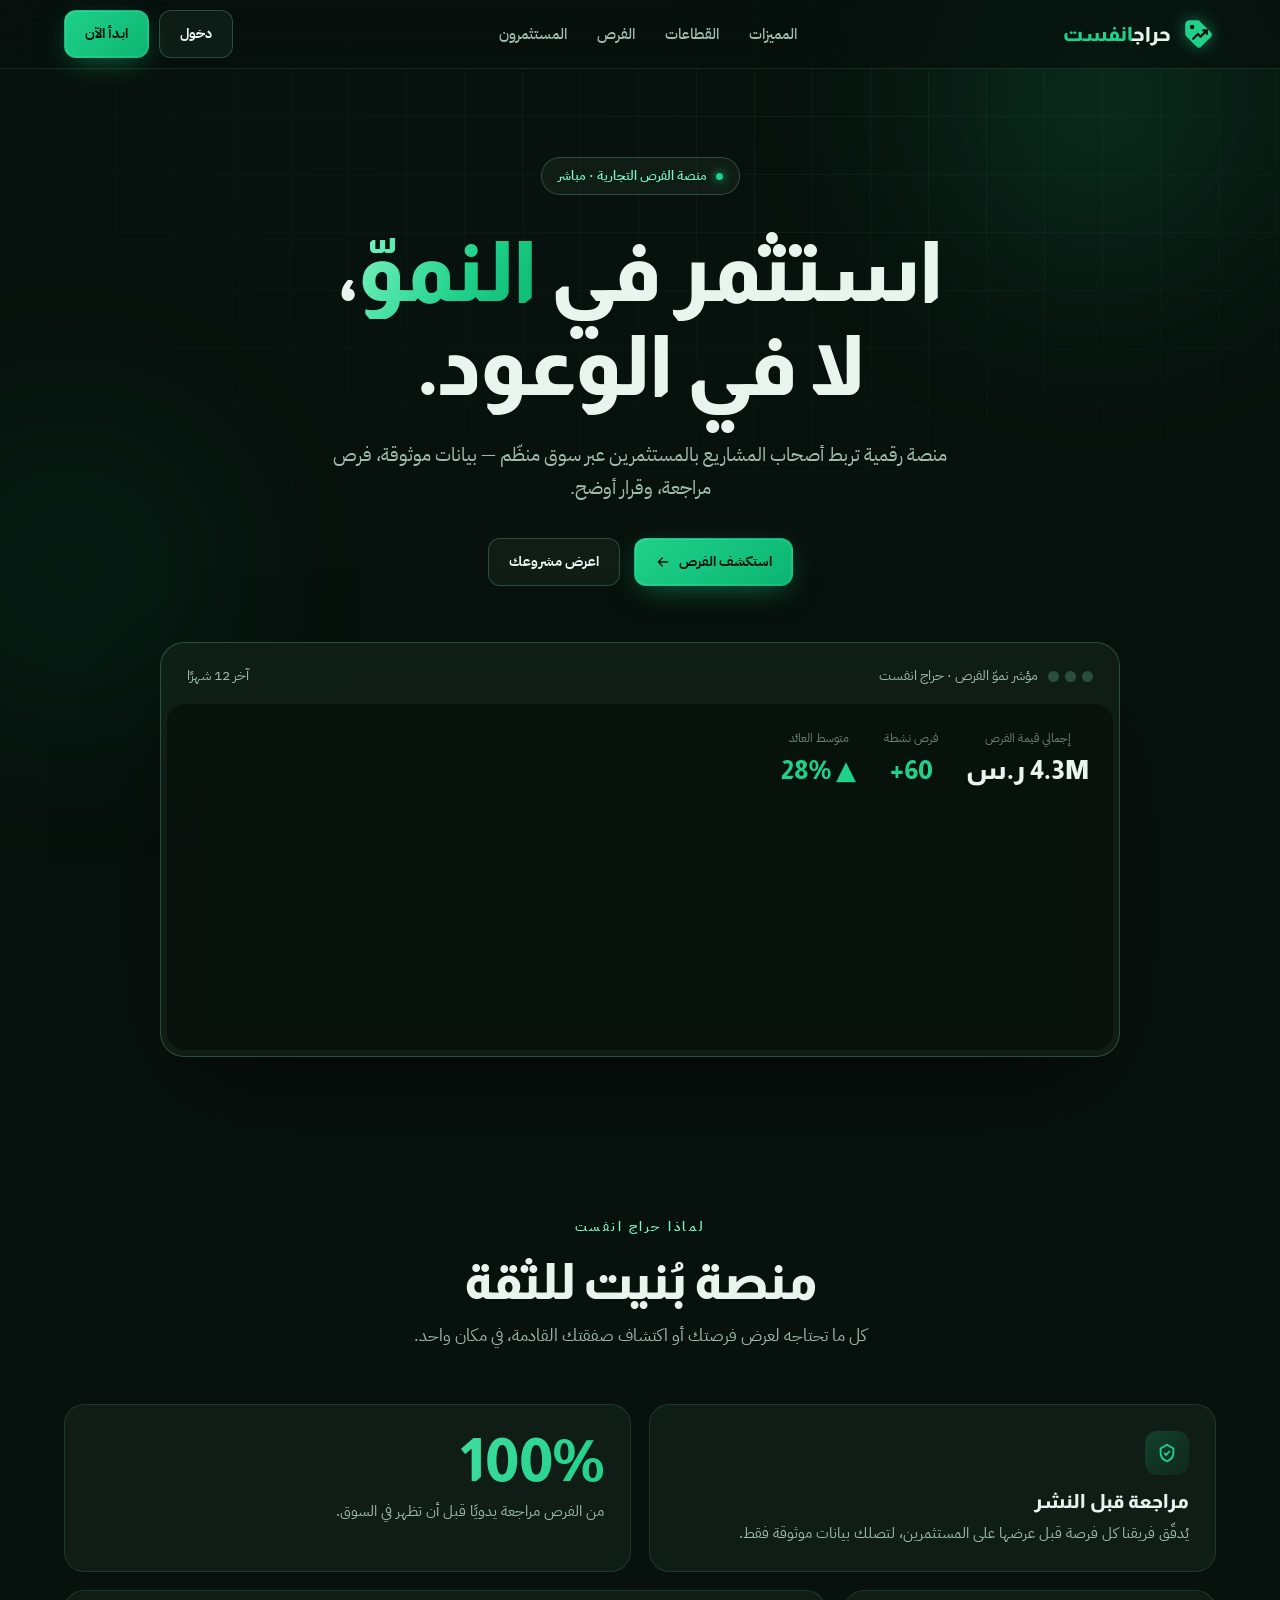
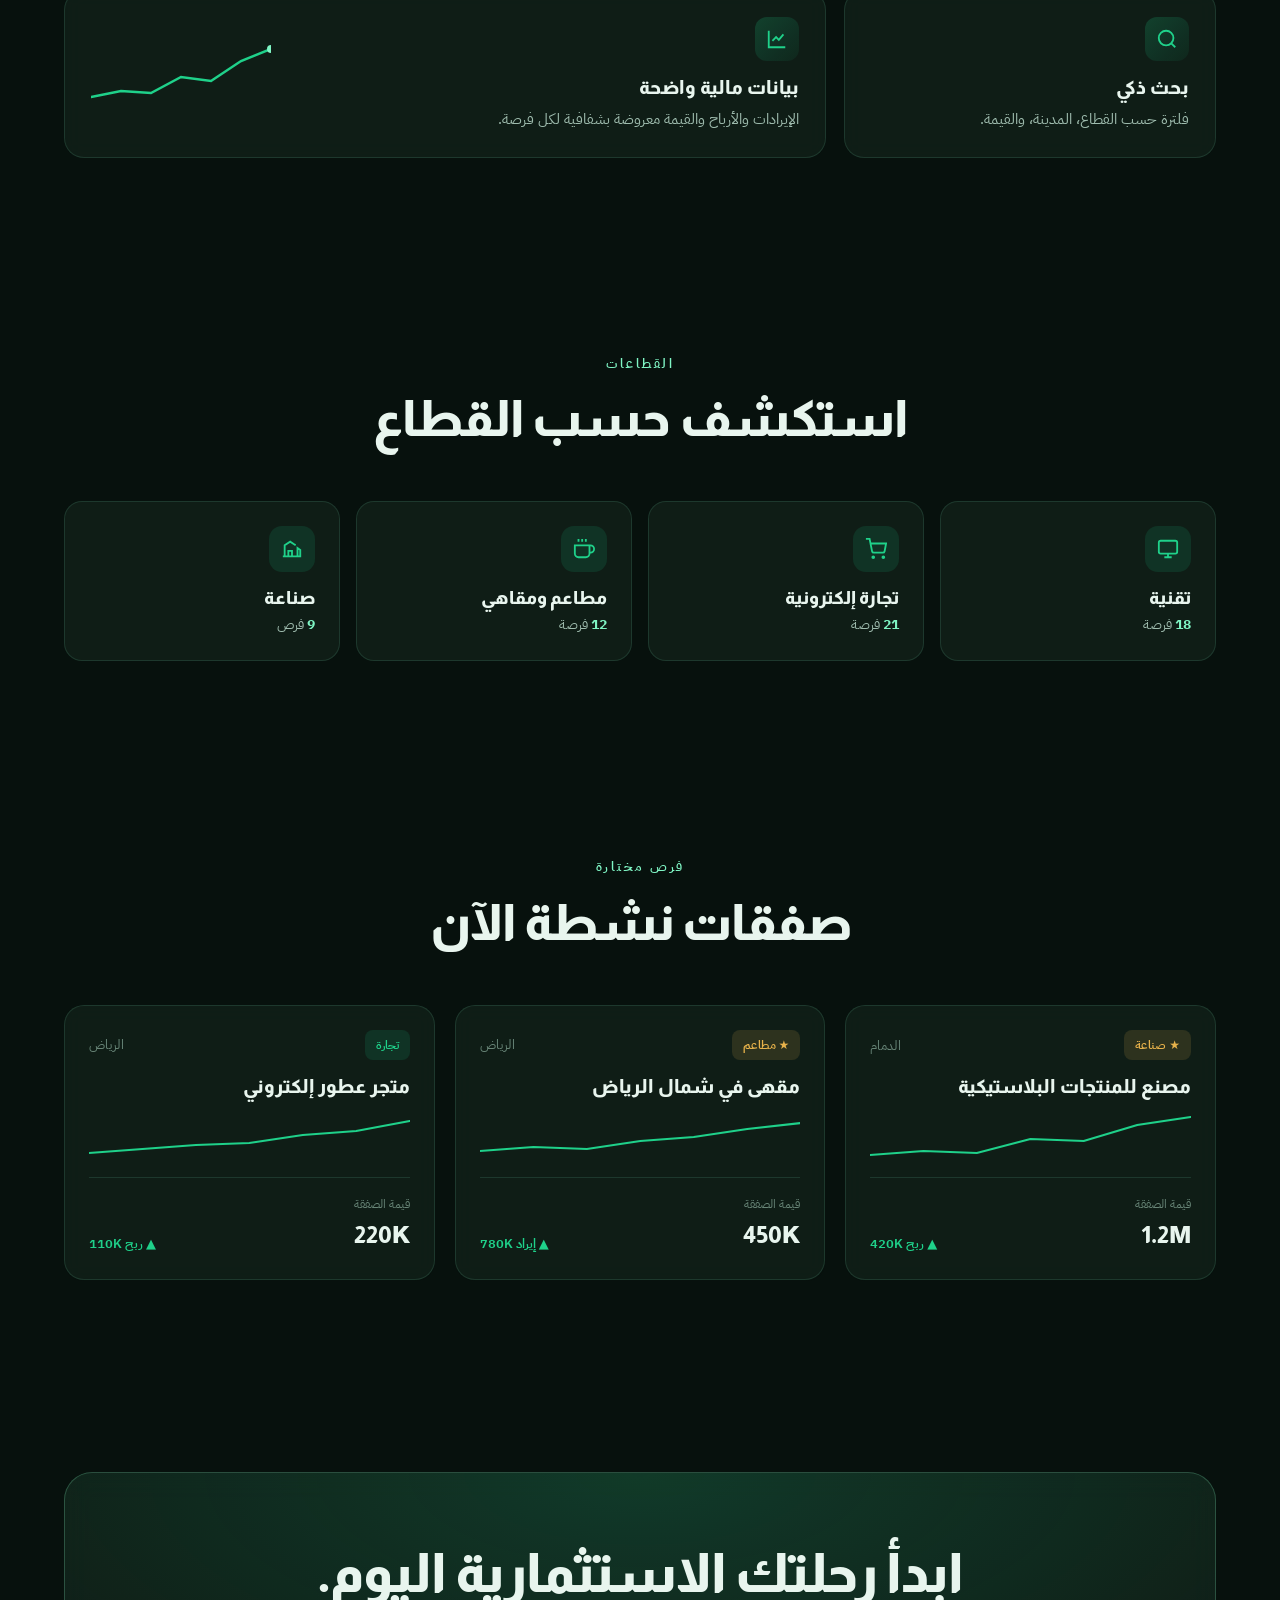
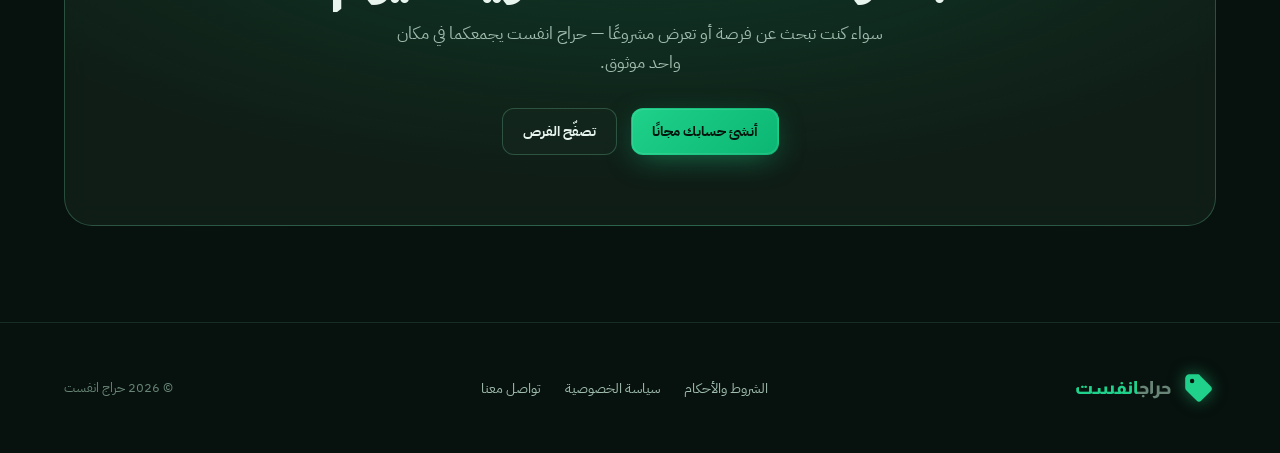
<file: designs/04-neo-platform.html>
<!doctype html>
<html lang="ar" dir="rtl">
<head>
<meta charset="utf-8">
<meta name="viewport" content="width=device-width, initial-scale=1">
<title>حراج انفست · المنصة</title>
<link rel="preconnect" href="https://fonts.googleapis.com">
<link rel="preconnect" href="https://fonts.gstatic.com" crossorigin>
<link href="https://fonts.googleapis.com/css2?family=IBM+Plex+Sans+Arabic:wght@300;400;500;600;700&family=Almarai:wght@400;700;800&display=swap" rel="stylesheet">
<style>
  :root{
    --bg:#07110d; --bg-2:#0a1712; --glass:rgba(22,40,32,.55); --glass-2:rgba(30,52,42,.4);
    --line:rgba(120,220,175,.14); --line-2:rgba(120,220,175,.26);
    --fg:#e8f5ee; --fg-dim:#9fbcae; --fg-mute:#688577;
    --em:#1fd18a; --em-2:#0bb673; --em-glow:rgba(31,209,138,.5); --mint:#7ff5c4;
    --disp:"Almarai",system-ui,sans-serif;
    --sans:"IBM Plex Sans Arabic",system-ui,sans-serif;
  }
  *{box-sizing:border-box}
  html{scroll-behavior:smooth}
  body{margin:0;background:var(--bg);color:var(--fg);font-family:var(--sans);line-height:1.7;-webkit-font-smoothing:antialiased;overflow-x:hidden}
  a{color:inherit;text-decoration:none}
  h1,h2,h3{font-family:var(--disp);font-weight:800;line-height:1.12;text-wrap:balance;margin:0}
  .wrap{max-width:1200px;margin-inline:auto;padding-inline:24px}
  .eyebrow{font-size:12.5px;letter-spacing:.2em;text-transform:uppercase;color:var(--mint);font-weight:600}
  .num{font-variant-numeric:tabular-nums}

  /* ambient glow bg */
  .aura{position:fixed;inset:0;z-index:-1;overflow:hidden;pointer-events:none}
  .aura b{position:absolute;border-radius:50%;filter:blur(90px);opacity:.5}
  .aura b:nth-child(1){width:520px;height:520px;background:radial-gradient(circle,rgba(31,209,138,.4),transparent 70%);top:-160px;right:-80px}
  .aura b:nth-child(2){width:420px;height:420px;background:radial-gradient(circle,rgba(11,182,115,.28),transparent 70%);top:40%;left:-140px}
  .aura::after{content:"";position:absolute;inset:0;background-image:linear-gradient(var(--line) 1px,transparent 1px),linear-gradient(90deg,var(--line) 1px,transparent 1px);background-size:58px 58px;opacity:.5;mask-image:radial-gradient(ellipse 90% 70% at 60% 10%,#000,transparent 80%)}

  nav{position:sticky;top:0;z-index:50;backdrop-filter:blur(16px);background:rgba(7,17,13,.7);border-bottom:1px solid var(--line)}
  .nav-in{display:flex;align-items:center;justify-content:space-between;height:68px}
  .brand{display:flex;align-items:center;gap:11px}
  .brand svg{width:34px;height:34px;filter:drop-shadow(0 0 8px var(--em-glow))}
  .brand .wm{font-family:var(--disp);font-weight:800;font-size:20px}
  .brand .wm span{color:var(--em)}
  .nav-links{display:flex;gap:30px;font-size:14.5px;color:var(--fg-dim);font-weight:500}
  .nav-links a:hover{color:var(--mint)}
  .btn{font-family:var(--sans);font-weight:700;font-size:14px;border-radius:12px;padding:11px 20px;cursor:pointer;transition:.2s;display:inline-flex;align-items:center;gap:8px;border:1px solid transparent}
  .btn-p{background:linear-gradient(135deg,var(--em),var(--em-2));color:#03150d;box-shadow:0 0 0 1px rgba(255,255,255,.1) inset,0 8px 30px -8px var(--em-glow)}
  .btn-p:hover{transform:translateY(-2px);box-shadow:0 0 0 1px rgba(255,255,255,.15) inset,0 12px 40px -10px var(--em-glow)}
  .btn-g{border-color:var(--line-2);color:var(--fg);background:var(--glass)}
  .btn-g:hover{border-color:var(--em);color:var(--mint)}
  @media(max-width:840px){.nav-links{display:none}}

  /* hero */
  .hero{padding:88px 0 60px;text-align:center;position:relative}
  .badge{display:inline-flex;align-items:center;gap:9px;font-size:13px;font-weight:600;color:var(--mint);background:var(--glass);border:1px solid var(--line-2);border-radius:999px;padding:7px 16px;margin-bottom:30px}
  .badge .d{width:7px;height:7px;border-radius:50%;background:var(--em);box-shadow:0 0 10px var(--em)}
  .hero h1{font-size:clamp(40px,6.6vw,84px);letter-spacing:-.02em}
  .hero h1 .grad{background:linear-gradient(120deg,var(--mint),var(--em) 60%,var(--em-2));-webkit-background-clip:text;background-clip:text;color:transparent}
  .hero p{color:var(--fg-dim);font-size:19px;max-width:56ch;margin:26px auto 34px}
  .hero-cta{display:flex;gap:14px;justify-content:center;flex-wrap:wrap}

  /* live chart panel */
  .panel{margin:56px auto 0;max-width:960px;background:var(--glass);border:1px solid var(--line-2);border-radius:24px;padding:6px;backdrop-filter:blur(20px);box-shadow:0 40px 100px -40px rgba(0,0,0,.8)}
  .panel-bar{display:flex;align-items:center;justify-content:space-between;padding:16px 20px}
  .panel-bar .l{display:flex;align-items:center;gap:10px;font-size:13.5px;color:var(--fg-dim)}
  .win{display:flex;gap:6px}
  .win i{width:11px;height:11px;border-radius:50%;background:var(--line-2)}
  .panel-body{background:rgba(4,11,8,.6);border-radius:18px;padding:24px;position:relative}
  .panel-stats{display:flex;gap:28px;margin-bottom:14px;flex-wrap:wrap}
  .ps .k{font-size:12px;color:var(--fg-mute)}
  .ps .v{font-family:var(--disp);font-weight:800;font-size:26px}
  .ps .v.up{color:var(--em)}
  canvas{display:block;width:100%;height:220px}

  section{padding:96px 0;position:relative}
  .sec-head{text-align:center;margin-bottom:54px}
  .sec-head h2{font-size:clamp(30px,4.4vw,50px);letter-spacing:-.02em;margin-bottom:12px}
  .sec-head p{color:var(--fg-dim);font-size:16.5px;max-width:52ch;margin:0 auto}

  /* bento grid */
  .bento{display:grid;grid-template-columns:repeat(6,1fr);gap:18px;grid-auto-rows:minmax(140px,auto)}
  .cell{background:var(--glass);border:1px solid var(--line);border-radius:20px;padding:26px;position:relative;overflow:hidden;transition:.28s;backdrop-filter:blur(10px)}
  .cell:hover{border-color:var(--line-2);transform:translateY(-3px);background:var(--glass-2)}
  .cell .ic{width:44px;height:44px;border-radius:12px;background:linear-gradient(135deg,rgba(31,209,138,.2),rgba(31,209,138,.05));display:grid;place-items:center;color:var(--em);margin-bottom:16px}
  .cell h3{font-size:19px;margin-bottom:8px}
  .cell p{color:var(--fg-dim);font-size:14.5px;margin:0}
  .c-lg{grid-column:span 3}.c-md{grid-column:span 3}.c-sm{grid-column:span 2}.c-wide{grid-column:span 4}
  .cell .big{font-family:var(--disp);font-weight:800;font-size:clamp(38px,5vw,60px);background:linear-gradient(120deg,var(--mint),var(--em));-webkit-background-clip:text;background-clip:text;color:transparent;line-height:1}
  .cell .spark{position:absolute;inset:auto 0 0 0;height:60px;opacity:.7}
  @media(max-width:900px){.bento{grid-template-columns:repeat(2,1fr)}.c-lg,.c-md,.c-sm,.c-wide{grid-column:span 1}.c-wide{grid-column:span 2}}

  /* sectors */
  .sectors{display:grid;grid-template-columns:repeat(4,1fr);gap:16px}
  .sec{background:var(--glass);border:1px solid var(--line);border-radius:18px;padding:24px;transition:.25s;cursor:pointer;position:relative;overflow:hidden}
  .sec:hover{border-color:var(--em);transform:translateY(-3px)}
  .sec .ic{width:46px;height:46px;border-radius:13px;background:rgba(31,209,138,.12);display:grid;place-items:center;color:var(--em);margin-bottom:16px}
  .sec h3{font-size:18px}
  .sec .cnt{color:var(--fg-dim);font-size:14px;margin-top:4px}
  .sec .cnt b{color:var(--mint)}
  .sec .glow{position:absolute;bottom:-40px;left:-40px;width:120px;height:120px;background:radial-gradient(circle,var(--em-glow),transparent 70%);opacity:0;transition:.3s}
  .sec:hover .glow{opacity:.4}
  @media(max-width:840px){.sectors{grid-template-columns:1fr 1fr}}

  /* deals */
  .deals{display:grid;grid-template-columns:repeat(3,1fr);gap:20px}
  .deal{background:var(--glass);border:1px solid var(--line);border-radius:20px;padding:24px;transition:.28s;backdrop-filter:blur(10px)}
  .deal:hover{border-color:var(--line-2);transform:translateY(-4px);box-shadow:0 24px 60px -30px rgba(0,0,0,.7)}
  .deal .row1{display:flex;justify-content:space-between;align-items:center;margin-bottom:16px}
  .chip{font-size:12px;font-weight:600;padding:5px 11px;border-radius:8px;background:rgba(31,209,138,.12);color:var(--em)}
  .chip.g{background:rgba(231,178,75,.14);color:#e7b24b}
  .deal h3{font-size:19px;margin-bottom:14px}
  .deal .sp{height:52px;margin:14px 0}
  .deal .pr{display:flex;justify-content:space-between;align-items:flex-end;border-top:1px solid var(--line);padding-top:16px}
  .deal .pr .v{font-family:var(--disp);font-weight:800;font-size:24px}
  .deal .pr .k{font-size:12px;color:var(--fg-mute)}
  .deal .pr .roi{font-size:13px;color:var(--em);font-weight:600}
  @media(max-width:840px){.deals{grid-template-columns:1fr}}

  /* cta */
  .cta{position:relative;border:1px solid var(--line-2);border-radius:28px;padding:70px 40px;text-align:center;overflow:hidden;background:radial-gradient(120% 160% at 50% 0%,rgba(31,209,138,.16),transparent 55%),var(--glass);backdrop-filter:blur(14px)}
  .cta h2{font-size:clamp(30px,4.6vw,54px);letter-spacing:-.02em;margin-bottom:16px}
  .cta p{color:var(--fg-dim);font-size:17px;max-width:52ch;margin:0 auto 30px}
  .cta .row{display:flex;gap:14px;justify-content:center;flex-wrap:wrap}

  footer{border-top:1px solid var(--line);padding:48px 0;color:var(--fg-mute)}
  .foot-in{display:flex;justify-content:space-between;gap:24px;flex-wrap:wrap;align-items:center}
  .foot-links{display:flex;gap:24px;font-size:14px;color:var(--fg-dim)}
  .foot-links a:hover{color:var(--mint)}
  @media(prefers-reduced-motion:reduce){*{animation:none!important;transition:none!important}}
</style>
</head>
<body>
<div class="aura" aria-hidden="true"><b></b><b></b></div>

<nav>
  <div class="wrap nav-in">
    <a class="brand" href="#">
      <svg viewBox="0 0 32 32" aria-hidden="true">
        <path d="M15.5 3H7a4 4 0 0 0-4 4v8.5a4 4 0 0 0 1.17 2.83l9.5 9.5a3.2 3.2 0 0 0 4.53 0l8.83-8.83a3.2 3.2 0 0 0 0-4.53l-9.5-9.5A4 4 0 0 0 15.5 3Z" fill="#1fd18a"/>
        <circle cx="9.5" cy="9.5" r="2.1" fill="#07110d"/>
        <path d="M10.5 20.5 l4.5-4.5 2.5 2.5 L23 13" stroke="#07110d" stroke-width="2.1" fill="none" stroke-linecap="round" stroke-linejoin="round"/>
        <path d="M20 12.6 L23.4 12.6 L23.4 16" stroke="#07110d" stroke-width="2.1" fill="none" stroke-linecap="round" stroke-linejoin="round"/>
      </svg>
      <span class="wm">حراج<span>انفست</span></span>
    </a>
    <div class="nav-links">
      <a href="#feat">المميزات</a>
      <a href="#sectors">القطاعات</a>
      <a href="#deals">الفرص</a>
      <a href="#">المستثمرون</a>
    </div>
    <div style="display:flex;gap:10px">
      <a class="btn btn-g" href="#">دخول</a>
      <a class="btn btn-p" href="#">ابدأ الآن</a>
    </div>
  </div>
</nav>

<header class="hero wrap">
  <span class="badge"><span class="d"></span> منصة الفرص التجارية · مباشر</span>
  <h1>استثمر في <span class="grad">النموّ</span>،<br>لا في الوعود.</h1>
  <p>منصة رقمية تربط أصحاب المشاريع بالمستثمرين عبر سوق منظّم — بيانات موثوقة، فرص مراجعة، وقرار أوضح.</p>
  <div class="hero-cta">
    <a class="btn btn-p" href="#deals">استكشف الفرص
      <svg width="16" height="16" viewBox="0 0 24 24" fill="none"><path d="M19 12H5M11 6l-6 6 6 6" stroke="currentColor" stroke-width="2" stroke-linecap="round" stroke-linejoin="round"/></svg>
    </a>
    <a class="btn btn-g" href="#">اعرض مشروعك</a>
  </div>

  <!-- live panel -->
  <div class="panel">
    <div class="panel-bar">
      <div class="l"><span class="win"><i></i><i></i><i></i></span> مؤشر نموّ الفرص · حراج انفست</div>
      <div class="l">آخر 12 شهرًا</div>
    </div>
    <div class="panel-body">
      <div class="panel-stats">
        <div class="ps"><div class="k">إجمالي قيمة الفرص</div><div class="v num">4.3M ر.س</div></div>
        <div class="ps"><div class="k">فرص نشطة</div><div class="v up num">60+</div></div>
        <div class="ps"><div class="k">متوسط العائد</div><div class="v up num">▲ 28%</div></div>
      </div>
      <canvas id="chart" width="900" height="220"></canvas>
    </div>
  </div>
</header>

<!-- bento features -->
<section class="wrap" id="feat">
  <div class="sec-head">
    <span class="eyebrow">لماذا حراج انفست</span>
    <h2 style="margin-top:14px">منصة بُنيت للثقة</h2>
    <p>كل ما تحتاجه لعرض فرصتك أو اكتشاف صفقتك القادمة، في مكان واحد.</p>
  </div>
  <div class="bento">
    <div class="cell c-lg">
      <div class="ic"><svg width="22" height="22" viewBox="0 0 24 24" fill="none" stroke="currentColor" stroke-width="2"><path d="M9 12l2 2 4-4"/><path d="M12 3l7 4v5c0 4.5-3 7.5-7 9-4-1.5-7-4.5-7-9V7z"/></svg></div>
      <h3>مراجعة قبل النشر</h3>
      <p>يُدقّق فريقنا كل فرصة قبل عرضها على المستثمرين، لتصلك بيانات موثوقة فقط.</p>
    </div>
    <div class="cell c-md">
      <div class="big num">100%</div>
      <p style="margin-top:8px">من الفرص مراجعة يدويًا قبل أن تظهر في السوق.</p>
    </div>
    <div class="cell c-sm">
      <div class="ic"><svg width="22" height="22" viewBox="0 0 24 24" fill="none" stroke="currentColor" stroke-width="2"><circle cx="11" cy="11" r="8"/><path d="M21 21l-4.3-4.3"/></svg></div>
      <h3>بحث ذكي</h3>
      <p>فلترة حسب القطاع، المدينة، والقيمة.</p>
    </div>
    <div class="cell c-wide" style="display:flex;align-items:center;justify-content:space-between;gap:20px">
      <div>
        <div class="ic"><svg width="22" height="22" viewBox="0 0 24 24" fill="none" stroke="currentColor" stroke-width="2"><path d="M3 3v18h18"/><path d="M7 14l4-4 3 3 5-6"/></svg></div>
        <h3>بيانات مالية واضحة</h3>
        <p>الإيرادات والأرباح والقيمة معروضة بشفافية لكل فرصة.</p>
      </div>
      <svg width="180" height="70" viewBox="0 0 180 70" style="flex-shrink:0">
        <path d="M0,58 L30,52 L60,54 L90,38 L120,42 L150,22 L180,10" fill="none" stroke="#1fd18a" stroke-width="2.5" stroke-linecap="round"/>
        <circle cx="180" cy="10" r="4" fill="#7ff5c4"/>
      </svg>
    </div>
  </div>
</section>

<!-- sectors -->
<section class="wrap" id="sectors">
  <div class="sec-head">
    <span class="eyebrow">القطاعات</span>
    <h2 style="margin-top:14px">استكشف حسب القطاع</h2>
  </div>
  <div class="sectors">
    <a class="sec"><span class="glow"></span><div class="ic"><svg width="22" height="22" viewBox="0 0 24 24" fill="none" stroke="currentColor" stroke-width="2"><rect x="2" y="3" width="20" height="14" rx="2"/><path d="M8 21h8M12 17v4"/></svg></div><h3>تقنية</h3><div class="cnt"><b>18</b> فرصة</div></a>
    <a class="sec"><span class="glow"></span><div class="ic"><svg width="22" height="22" viewBox="0 0 24 24" fill="none" stroke="currentColor" stroke-width="2"><circle cx="9" cy="21" r="1"/><circle cx="20" cy="21" r="1"/><path d="M1 1h4l2.7 13.4a2 2 0 0 0 2 1.6h9.7a2 2 0 0 0 2-1.6L23 6H6"/></svg></div><h3>تجارة إلكترونية</h3><div class="cnt"><b>21</b> فرصة</div></a>
    <a class="sec"><span class="glow"></span><div class="ic"><svg width="22" height="22" viewBox="0 0 24 24" fill="none" stroke="currentColor" stroke-width="2"><path d="M18 8h1a4 4 0 0 1 0 8h-1M2 8h16v9a4 4 0 0 1-4 4H6a4 4 0 0 1-4-4Z"/><path d="M6 1v3M10 1v3M14 1v3"/></svg></div><h3>مطاعم ومقاهي</h3><div class="cnt"><b>12</b> فرصة</div></a>
    <a class="sec"><span class="glow"></span><div class="ic"><svg width="22" height="22" viewBox="0 0 24 24" fill="none" stroke="currentColor" stroke-width="2"><path d="M2 20h20M4 20V8l6-4 6 4M8 20v-6h4v6M18 20V11l3 2v7"/></svg></div><h3>صناعة</h3><div class="cnt"><b>9</b> فرص</div></a>
  </div>
</section>

<!-- deals -->
<section class="wrap" id="deals">
  <div class="sec-head">
    <span class="eyebrow">فرص مختارة</span>
    <h2 style="margin-top:14px">صفقات نشطة الآن</h2>
  </div>
  <div class="deals">
    <article class="deal">
      <div class="row1"><span class="chip g">★ صناعة</span><span style="font-size:13px;color:var(--fg-mute)">الدمام</span></div>
      <h3>مصنع للمنتجات البلاستيكية</h3>
      <div class="sp"><svg width="100%" height="100%" viewBox="0 0 300 52" preserveAspectRatio="none"><path d="M0,44 L50,40 L100,42 L150,28 L200,30 L250,14 L300,6" fill="none" stroke="#1fd18a" stroke-width="2.2" stroke-linecap="round"/></svg></div>
      <div class="pr"><div><div class="k">قيمة الصفقة</div><div class="v num">1.2M</div></div><div class="roi">▲ ربح 420K</div></div>
    </article>
    <article class="deal">
      <div class="row1"><span class="chip g">★ مطاعم</span><span style="font-size:13px;color:var(--fg-mute)">الرياض</span></div>
      <h3>مقهى في شمال الرياض</h3>
      <div class="sp"><svg width="100%" height="100%" viewBox="0 0 300 52" preserveAspectRatio="none"><path d="M0,40 L50,36 L100,38 L150,30 L200,26 L250,18 L300,12" fill="none" stroke="#1fd18a" stroke-width="2.2" stroke-linecap="round"/></svg></div>
      <div class="pr"><div><div class="k">قيمة الصفقة</div><div class="v num">450K</div></div><div class="roi">▲ إيراد 780K</div></div>
    </article>
    <article class="deal">
      <div class="row1"><span class="chip">تجارة</span><span style="font-size:13px;color:var(--fg-mute)">الرياض</span></div>
      <h3>متجر عطور إلكتروني</h3>
      <div class="sp"><svg width="100%" height="100%" viewBox="0 0 300 52" preserveAspectRatio="none"><path d="M0,42 L50,38 L100,34 L150,32 L200,24 L250,20 L300,10" fill="none" stroke="#1fd18a" stroke-width="2.2" stroke-linecap="round"/></svg></div>
      <div class="pr"><div><div class="k">قيمة الصفقة</div><div class="v num">220K</div></div><div class="roi">▲ ربح 110K</div></div>
    </article>
  </div>
</section>

<!-- cta -->
<section class="wrap" style="padding-bottom:96px">
  <div class="cta">
    <h2>ابدأ رحلتك الاستثمارية اليوم.</h2>
    <p>سواء كنت تبحث عن فرصة أو تعرض مشروعًا — حراج انفست يجمعكما في مكان واحد موثوق.</p>
    <div class="row">
      <a class="btn btn-p" href="#">أنشئ حسابك مجانًا</a>
      <a class="btn btn-g" href="#">تصفّح الفرص</a>
    </div>
  </div>
</section>

<footer>
  <div class="wrap foot-in">
    <a class="brand" href="#">
      <svg viewBox="0 0 32 32" width="30" height="30" aria-hidden="true">
        <path d="M15.5 3H7a4 4 0 0 0-4 4v8.5a4 4 0 0 0 1.17 2.83l9.5 9.5a3.2 3.2 0 0 0 4.53 0l8.83-8.83a3.2 3.2 0 0 0 0-4.53l-9.5-9.5A4 4 0 0 0 15.5 3Z" fill="#1fd18a"/>
        <circle cx="9.5" cy="9.5" r="2.1" fill="#07110d"/>
      </svg>
      <span class="wm" style="font-size:18px">حراج<span style="color:var(--em)">انفست</span></span>
    </a>
    <div class="foot-links">
      <a href="#">الشروط والأحكام</a>
      <a href="#">سياسة الخصوصية</a>
      <a href="#">تواصل معنا</a>
    </div>
    <span class="num" style="font-size:13px">© 2026 حراج انفست</span>
  </div>
</footer>

<script>
(function(){
  const c=document.getElementById('chart');if(!c)return;const ctx=c.getContext('2d');
  const reduce=window.matchMedia('(prefers-reduced-motion:reduce)').matches;
  function resize(){const r=c.getBoundingClientRect();c.width=r.width*devicePixelRatio;c.height=r.height*devicePixelRatio;ctx.setTransform(devicePixelRatio,0,0,devicePixelRatio,0,0);}
  resize();window.addEventListener('resize',resize);
  const pts=[0.10,0.16,0.13,0.22,0.28,0.24,0.34,0.42,0.38,0.52,0.6,0.72,0.86];
  function draw(p){
    const r=c.getBoundingClientRect();const W=r.width,H=r.height;ctx.clearRect(0,0,W,H);
    const pad=10,n=pts.length;const stepX=(W-pad*2)/(n-1);
    // grid
    ctx.strokeStyle='rgba(120,220,175,.08)';ctx.lineWidth=1;
    for(let i=0;i<4;i++){const y=pad+(H-pad*2)*i/3;ctx.beginPath();ctx.moveTo(pad,y);ctx.lineTo(W-pad,y);ctx.stroke();}
    const shown=Math.max(2,Math.floor(n*p));
    const coord=i=>[W-pad-stepX*i, H-pad-(H-pad*2)*pts[i]];  // RTL: start from right
    // area
    const grad=ctx.createLinearGradient(0,0,0,H);grad.addColorStop(0,'rgba(31,209,138,.35)');grad.addColorStop(1,'rgba(31,209,138,0)');
    ctx.beginPath();ctx.moveTo(W-pad,H-pad);
    for(let i=0;i<shown;i++){const[x,y]=coord(i);ctx.lineTo(x,y);}
    ctx.lineTo(coord(shown-1)[0],H-pad);ctx.closePath();ctx.fillStyle=grad;ctx.fill();
    // line
    ctx.beginPath();for(let i=0;i<shown;i++){const[x,y]=coord(i);i?ctx.lineTo(x,y):ctx.moveTo(x,y);}
    ctx.strokeStyle='#1fd18a';ctx.lineWidth=2.5;ctx.lineJoin='round';ctx.lineCap='round';ctx.shadowColor='rgba(31,209,138,.6)';ctx.shadowBlur=12;ctx.stroke();ctx.shadowBlur=0;
    // endpoint
    const[ex,ey]=coord(shown-1);ctx.beginPath();ctx.arc(ex,ey,4.5,0,7);ctx.fillStyle='#7ff5c4';ctx.fill();
  }
  if(reduce){draw(1);return;}
  let t=0;const dur=1400;const t0=performance.now();
  function anim(now){t=Math.min(1,(now-t0)/dur);const e=1-Math.pow(1-t,3);draw(e);if(t<1)requestAnimationFrame(anim);}
  requestAnimationFrame(anim);
})();
</script>
</body>
</html>
</file>
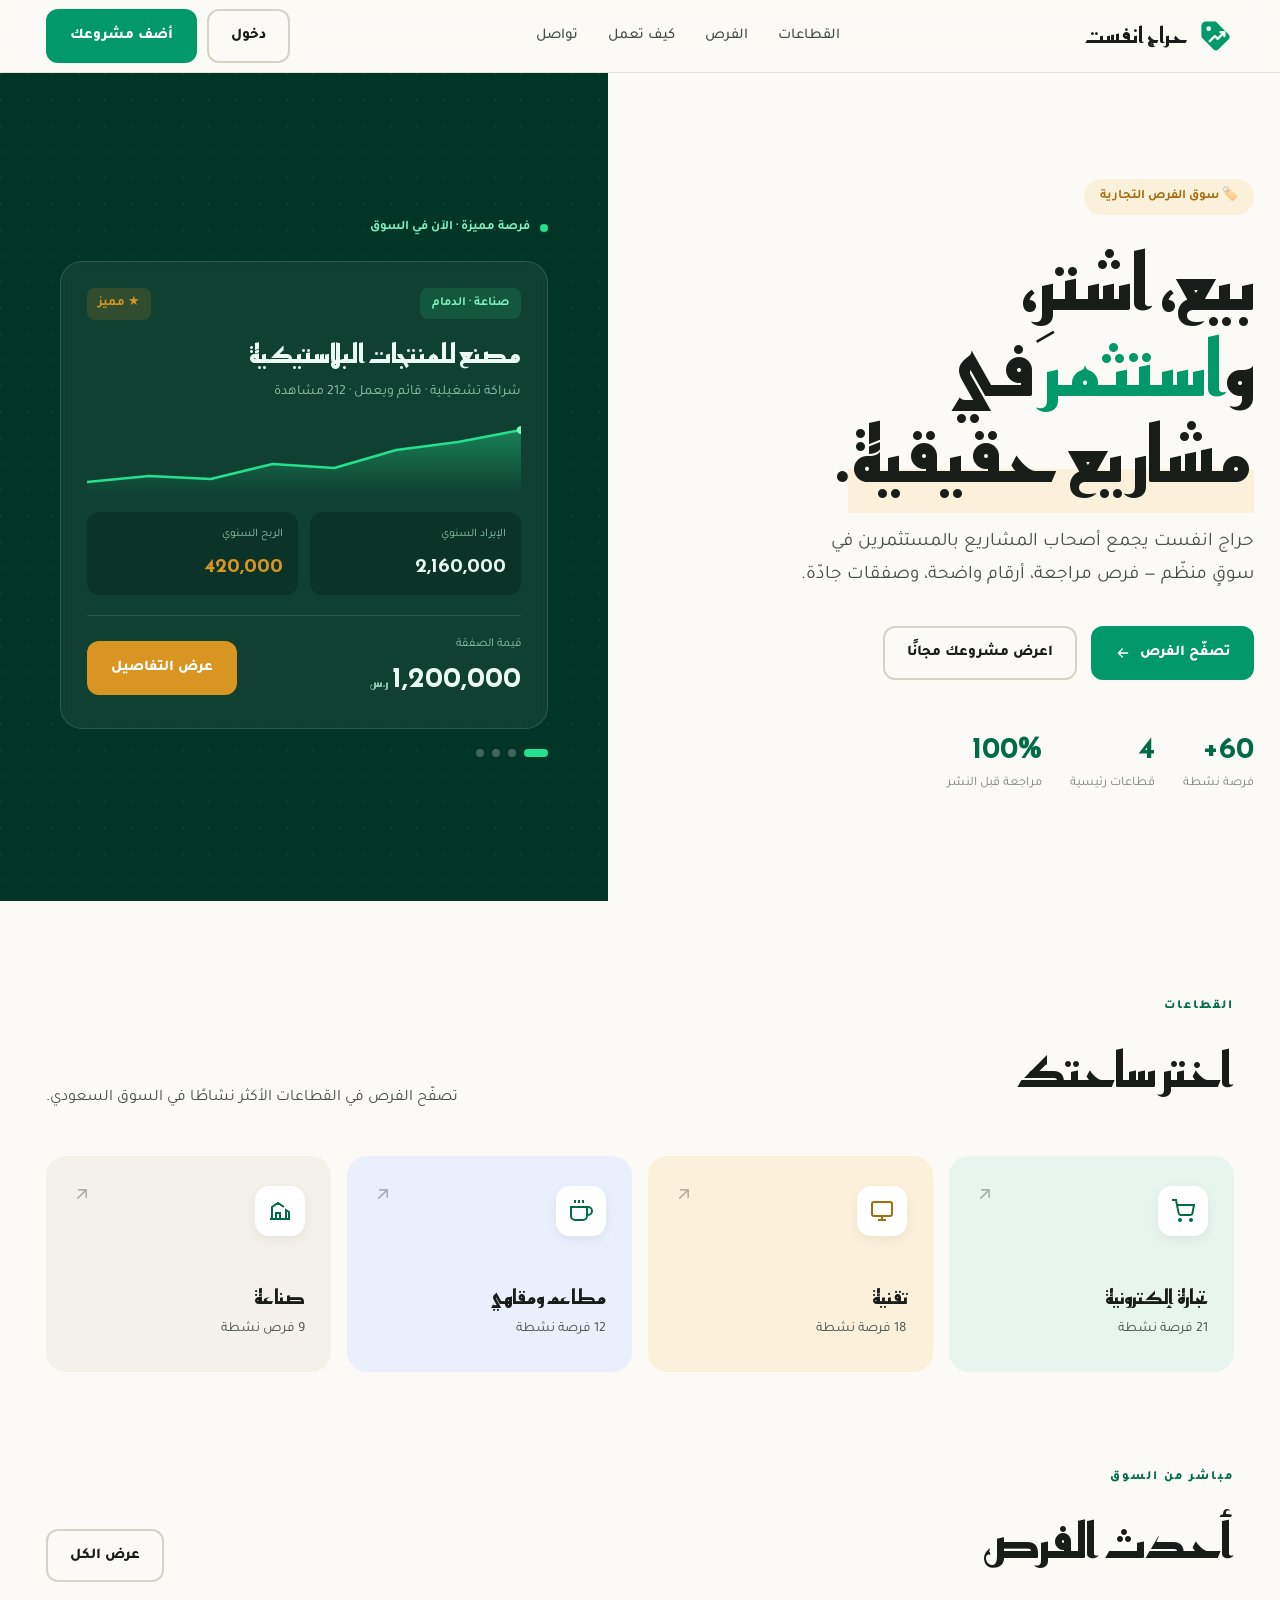
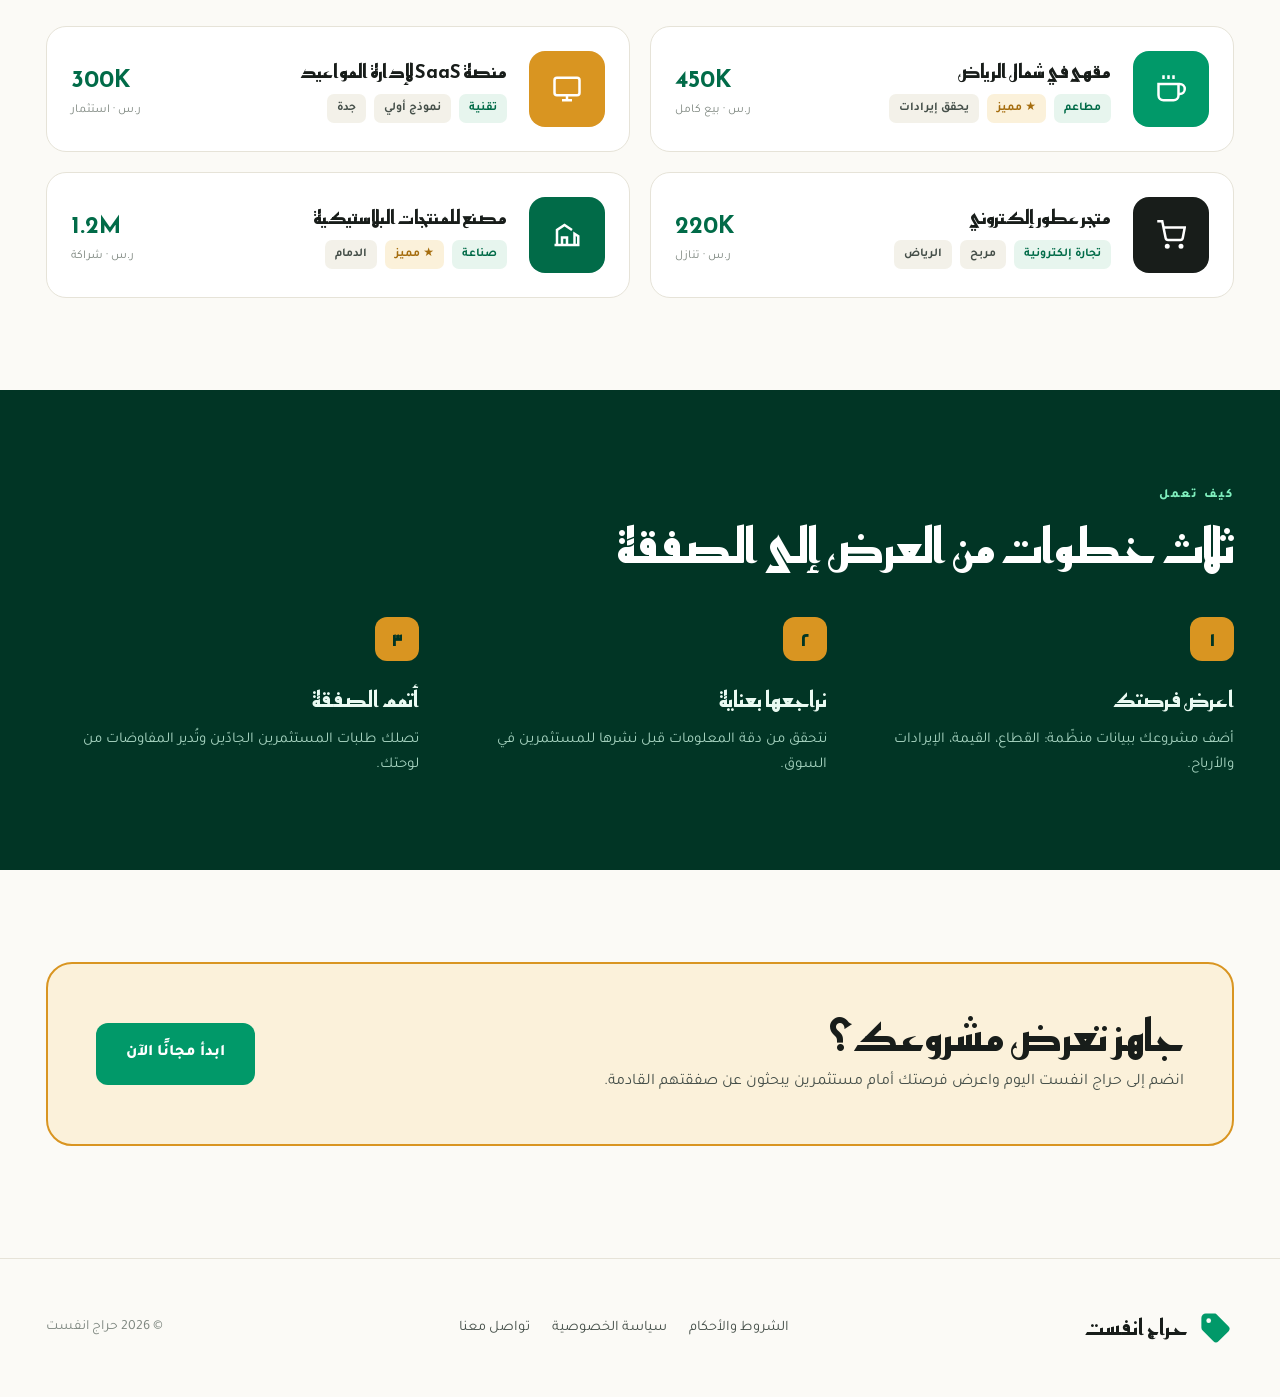
<file: designs/05-split-market.html>
<!doctype html>
<html lang="ar" dir="rtl">
<head>
<meta charset="utf-8">
<meta name="viewport" content="width=device-width, initial-scale=1">
<title>حراج انفست · السوق</title>
<link rel="preconnect" href="https://fonts.googleapis.com">
<link rel="preconnect" href="https://fonts.gstatic.com" crossorigin>
<link href="https://fonts.googleapis.com/css2?family=Reem+Kufi:wght@500;600;700&family=Tajawal:wght@400;500;700;800;900&display=swap" rel="stylesheet">
<style>
  :root{
    --ivory:#fbfaf6; --ivory-2:#f3f1e9; --ink:#181d1a; --ink-2:#454f49; --mute:#7d867f;
    --line:#e6e3d8; --line-2:#d6d3c6;
    --em:#019969; --em-d:#016b48; --em-l:#e7f5ee; --em-ink:#013525;
    --gold:#d99521; --gold-l:#fbf1da; --gold-d:#a56d0e;
    --disp:"Reem Kufi",system-ui,sans-serif;
    --sans:"Tajawal",system-ui,sans-serif;
  }
  *{box-sizing:border-box}
  html{scroll-behavior:smooth}
  body{margin:0;background:var(--ivory);color:var(--ink);font-family:var(--sans);line-height:1.7;-webkit-font-smoothing:antialiased;overflow-x:hidden}
  a{color:inherit;text-decoration:none}
  .disp{font-family:var(--disp);font-weight:700;line-height:1.12;text-wrap:balance}
  .wrap{max-width:1240px;margin-inline:auto;padding-inline:26px}
  .eyebrow{font-family:var(--sans);font-weight:800;font-size:12.5px;letter-spacing:.16em;text-transform:uppercase;color:var(--em-d)}
  .num{font-variant-numeric:tabular-nums}

  nav{position:sticky;top:0;z-index:50;background:rgba(251,250,246,.9);backdrop-filter:blur(12px);border-bottom:1px solid var(--line)}
  .nav-in{display:flex;align-items:center;justify-content:space-between;height:72px}
  .brand{display:flex;align-items:center;gap:11px}
  .brand svg{width:36px;height:36px}
  .brand .wm{font-family:var(--disp);font-weight:700;font-size:22px}
  .nav-links{display:flex;gap:30px;font-size:15px;color:var(--ink-2);font-weight:500}
  .nav-links a:hover{color:var(--em-d)}
  .btn{font-family:var(--sans);font-weight:800;font-size:15px;border-radius:12px;padding:12px 22px;cursor:pointer;transition:.2s;display:inline-flex;align-items:center;gap:9px;border:2px solid transparent}
  .btn-p{background:var(--em);color:#fff}
  .btn-p:hover{background:var(--em-d);transform:translateY(-1px)}
  .btn-o{border-color:var(--line-2);color:var(--ink)}
  .btn-o:hover{border-color:var(--em);color:var(--em-d)}
  .btn-gold{background:var(--gold);color:#fff}
  .btn-gold:hover{background:var(--gold-d)}
  @media(max-width:860px){.nav-links{display:none}}

  /* split hero */
  .hero{display:grid;grid-template-columns:1.05fr .95fr;min-height:calc(100vh - 72px);align-items:stretch}
  .hero-l{display:flex;flex-direction:column;justify-content:center;padding:60px 26px 60px max(26px,calc((100vw - 1240px)/2 + 26px))}
  .hero-l .tagpill{display:inline-flex;align-items:center;gap:9px;font-weight:700;font-size:13px;color:var(--gold-d);background:var(--gold-l);border-radius:999px;padding:7px 16px;margin-bottom:26px;width:fit-content}
  .hero-l h1{font-family:var(--disp);font-weight:700;font-size:clamp(42px,6vw,80px);letter-spacing:-.01em;margin:0}
  .hero-l h1 .em{color:var(--em)}
  .hero-l h1 .u{background:linear-gradient(transparent 62%,var(--gold-l) 62%);padding:0 4px}
  .hero-l p{font-size:19px;color:var(--ink-2);max-width:46ch;margin:28px 0 34px}
  .hero-cta{display:flex;gap:14px;flex-wrap:wrap}
  .hero-trust{display:flex;gap:28px;margin-top:42px;flex-wrap:wrap}
  .ht .n{font-family:var(--disp);font-weight:700;font-size:30px;color:var(--em-d)}
  .ht .l{font-size:13px;color:var(--mute)}

  .hero-r{position:relative;background:var(--em-ink);color:#eafaf2;display:flex;flex-direction:column;justify-content:center;padding:60px;overflow:hidden}
  .hero-r::before{content:"";position:absolute;inset:0;background-image:radial-gradient(circle at 1px 1px,rgba(255,255,255,.06) 1px,transparent 0);background-size:26px 26px}
  .hero-r .live{display:flex;align-items:center;gap:10px;font-size:13px;font-weight:700;color:#7ff0be;margin-bottom:22px;position:relative}
  .hero-r .live .d{width:8px;height:8px;border-radius:50%;background:#25e08f;box-shadow:0 0 0 0 #25e08f;animation:pl 2s infinite}
  @keyframes pl{0%{box-shadow:0 0 0 0 rgba(37,224,143,.5)}70%{box-shadow:0 0 0 10px rgba(37,224,143,0)}100%{box-shadow:0 0 0 0 rgba(37,224,143,0)}}
  .opp{position:relative;background:rgba(255,255,255,.06);border:1px solid rgba(255,255,255,.14);border-radius:22px;padding:26px;backdrop-filter:blur(6px)}
  .opp .top{display:flex;justify-content:space-between;align-items:flex-start;margin-bottom:8px}
  .opp .cat{font-size:12.5px;font-weight:700;color:#7ff0be;background:rgba(37,224,143,.14);padding:5px 12px;border-radius:8px}
  .opp .star{color:var(--gold);font-size:13px;font-weight:700;background:rgba(217,149,33,.16);padding:5px 11px;border-radius:8px}
  .opp h3{font-family:var(--disp);font-weight:700;font-size:26px;margin:12px 0 4px}
  .opp .loc{font-size:14px;color:#8fc7ad;margin-bottom:20px}
  .opp .chart{height:70px;margin-bottom:18px}
  .opp .grid{display:grid;grid-template-columns:1fr 1fr;gap:12px}
  .opp .g{background:rgba(0,0,0,.2);border-radius:12px;padding:13px 15px}
  .opp .g .k{font-size:11.5px;color:#8fc7ad}
  .opp .g .v{font-family:var(--disp);font-weight:700;font-size:20px;margin-top:3px}
  .opp .g .v.gold{color:var(--gold)}
  .opp .cta-row{display:flex;justify-content:space-between;align-items:center;margin-top:20px;padding-top:18px;border-top:1px solid rgba(255,255,255,.12)}
  .opp .price .k{font-size:12px;color:#8fc7ad}
  .opp .price .v{font-family:var(--disp);font-weight:700;font-size:28px}
  .mini-nav{display:flex;gap:8px;margin-top:20px;position:relative}
  .mini-nav i{width:8px;height:8px;border-radius:50%;background:rgba(255,255,255,.25)}
  .mini-nav i.on{background:#25e08f;width:24px;border-radius:4px}
  @media(max-width:900px){.hero{grid-template-columns:1fr}.hero-r{padding:40px 26px}.hero-l{padding:50px 26px}}

  section{padding:92px 0}
  .sec-head{display:flex;justify-content:space-between;align-items:flex-end;gap:20px;margin-bottom:44px;flex-wrap:wrap}
  .sec-head h2{font-family:var(--disp);font-weight:700;font-size:clamp(30px,4.4vw,48px);margin:10px 0 0;letter-spacing:-.01em}
  .sec-head p{color:var(--ink-2);font-size:16px;max-width:50ch;margin:8px 0 0}

  /* sectors color blocks */
  .sectors{display:grid;grid-template-columns:repeat(4,1fr);gap:16px}
  .sec-b{position:relative;border-radius:20px;padding:28px 24px;overflow:hidden;transition:.25s;cursor:pointer;border:2px solid transparent}
  .sec-b.g1{background:var(--em-l)} .sec-b.g2{background:var(--gold-l)} .sec-b.g3{background:#eaf0fb} .sec-b.g4{background:var(--ivory-2)}
  .sec-b:hover{transform:translateY(-4px);border-color:var(--ink)}
  .sec-b .ic{width:50px;height:50px;border-radius:14px;background:#fff;display:grid;place-items:center;color:var(--em-d);margin-bottom:44px;box-shadow:0 4px 12px rgba(0,0,0,.06)}
  .sec-b.g2 .ic{color:var(--gold-d)}
  .sec-b h3{font-family:var(--disp);font-weight:700;font-size:20px;margin:0}
  .sec-b .cnt{font-size:14px;color:var(--ink-2);margin-top:4px}
  .sec-b .arw{position:absolute;top:26px;left:24px;color:var(--ink);opacity:.3;transition:.25s}
  .sec-b:hover .arw{opacity:1;transform:translateX(-4px)}
  @media(max-width:860px){.sectors{grid-template-columns:1fr 1fr}}

  /* opportunity feed */
  .feed{display:grid;grid-template-columns:repeat(2,1fr);gap:20px}
  .fcard{display:grid;grid-template-columns:auto 1fr auto;gap:22px;align-items:center;background:#fff;border:1px solid var(--line);border-radius:20px;padding:24px;transition:.25s}
  .fcard:hover{border-color:var(--em);box-shadow:0 20px 44px -26px rgba(1,153,105,.4);transform:translateY(-3px)}
  .fcard .thumb{width:76px;height:76px;border-radius:16px;display:grid;place-items:center;color:#fff;flex-shrink:0}
  .fcard .thumb.a{background:var(--em)}.fcard .thumb.b{background:var(--gold)}.fcard .thumb.c{background:var(--ink)}.fcard .thumb.d{background:var(--em-d)}
  .fcard .mid h3{font-family:var(--disp);font-weight:700;font-size:19px;margin:0 0 6px}
  .fcard .meta{display:flex;gap:8px;flex-wrap:wrap}
  .tagx{font-size:12px;font-weight:600;padding:4px 10px;border-radius:7px;background:var(--em-l);color:var(--em-d)}
  .tagx.gold{background:var(--gold-l);color:var(--gold-d)}
  .tagx.plain{background:var(--ivory-2);color:var(--ink-2)}
  .fcard .price{text-align:left}
  .fcard .price .v{font-family:var(--disp);font-weight:700;font-size:24px;color:var(--em-d)}
  .fcard .price .k{font-size:12px;color:var(--mute)}
  @media(max-width:860px){.feed{grid-template-columns:1fr}}

  /* how - bold band */
  .how-band{background:var(--em-ink);color:#eafaf2;border-radius:0}
  .how-band .steps{display:grid;grid-template-columns:repeat(3,1fr);gap:34px;margin-top:44px}
  .how-band .st .n{font-family:var(--disp);font-weight:700;font-size:20px;color:var(--em-ink);background:var(--gold);width:44px;height:44px;border-radius:12px;display:grid;place-items:center;margin-bottom:20px}
  .how-band .st h3{font-family:var(--disp);font-weight:700;font-size:22px;margin:0 0 8px}
  .how-band .st p{color:#a7d4c1;font-size:15px;margin:0}
  .how-band h2{color:#fff}
  .how-band .eyebrow{color:#7ff0be}
  @media(max-width:860px){.how-band .steps{grid-template-columns:1fr;gap:26px}}

  /* cta */
  .cta{display:grid;grid-template-columns:1fr auto;gap:30px;align-items:center;background:var(--gold-l);border:2px solid var(--gold);border-radius:26px;padding:48px}
  .cta h2{font-family:var(--disp);font-weight:700;font-size:clamp(28px,4vw,44px);margin:0 0 8px}
  .cta p{color:var(--ink-2);font-size:16px;margin:0}
  @media(max-width:720px){.cta{grid-template-columns:1fr;text-align:center}}

  footer{border-top:1px solid var(--line);padding:50px 0;margin-top:20px}
  .foot-in{display:flex;justify-content:space-between;gap:24px;flex-wrap:wrap;align-items:center}
  .foot-links{display:flex;gap:22px;font-size:14.5px;color:var(--ink-2)}
  .foot-links a:hover{color:var(--em-d)}
  @media(prefers-reduced-motion:reduce){*{animation:none!important;transition:none!important}}
</style>
</head>
<body>

<nav>
  <div class="wrap nav-in">
    <a class="brand" href="#">
      <svg viewBox="0 0 32 32" aria-hidden="true">
        <path d="M15.5 3H7a4 4 0 0 0-4 4v8.5a4 4 0 0 0 1.17 2.83l9.5 9.5a3.2 3.2 0 0 0 4.53 0l8.83-8.83a3.2 3.2 0 0 0 0-4.53l-9.5-9.5A4 4 0 0 0 15.5 3Z" fill="#019969"/>
        <circle cx="9.5" cy="9.5" r="2.1" fill="#fbfaf6"/>
        <path d="M10.5 20.5 l4.5-4.5 2.5 2.5 L23 13" stroke="#fbfaf6" stroke-width="2.1" fill="none" stroke-linecap="round" stroke-linejoin="round"/>
        <path d="M20 12.6 L23.4 12.6 L23.4 16" stroke="#fbfaf6" stroke-width="2.1" fill="none" stroke-linecap="round" stroke-linejoin="round"/>
      </svg>
      <span class="wm">حراج انفست</span>
    </a>
    <div class="nav-links">
      <a href="#sectors">القطاعات</a>
      <a href="#feed">الفرص</a>
      <a href="#how">كيف تعمل</a>
      <a href="#">تواصل</a>
    </div>
    <div style="display:flex;gap:10px">
      <a class="btn btn-o" href="#">دخول</a>
      <a class="btn btn-p" href="#">أضف مشروعك</a>
    </div>
  </div>
</nav>

<header class="hero">
  <div class="hero-l">
    <span class="tagpill">🏷️ سوق الفرص التجارية</span>
    <h1 class="disp">بيع، اشترِ،<br>و<span class="em">استثمر</span> في<br><span class="u">مشاريع حقيقية</span>.</h1>
    <p>حراج انفست يجمع أصحاب المشاريع بالمستثمرين في سوقٍ منظّم — فرص مراجعة، أرقام واضحة، وصفقات جادّة.</p>
    <div class="hero-cta">
      <a class="btn btn-p" href="#feed">تصفّح الفرص
        <svg width="16" height="16" viewBox="0 0 24 24" fill="none"><path d="M19 12H5M11 6l-6 6 6 6" stroke="currentColor" stroke-width="2" stroke-linecap="round" stroke-linejoin="round"/></svg>
      </a>
      <a class="btn btn-o" href="#">اعرض مشروعك مجانًا</a>
    </div>
    <div class="hero-trust">
      <div class="ht"><div class="n num">60+</div><div class="l">فرصة نشطة</div></div>
      <div class="ht"><div class="n num">4</div><div class="l">قطاعات رئيسية</div></div>
      <div class="ht"><div class="n num">100%</div><div class="l">مراجعة قبل النشر</div></div>
    </div>
  </div>

  <div class="hero-r">
    <div class="live"><span class="d"></span> فرصة مميزة · الآن في السوق</div>
    <div class="opp">
      <div class="top">
        <span class="cat">صناعة · الدمام</span>
        <span class="star">★ مميز</span>
      </div>
      <h3>مصنع للمنتجات البلاستيكية</h3>
      <div class="loc">شراكة تشغيلية · قائم ويعمل · 212 مشاهدة</div>
      <div class="chart">
        <svg width="100%" height="100%" viewBox="0 0 400 70" preserveAspectRatio="none">
          <defs><linearGradient id="sg" x1="0" y1="0" x2="0" y2="1"><stop offset="0" stop-color="#25e08f" stop-opacity=".4"/><stop offset="1" stop-color="#25e08f" stop-opacity="0"/></linearGradient></defs>
          <path d="M0,58 L57,52 L114,55 L171,40 L228,44 L285,26 L342,18 L400,6 L400,70 L0,70Z" fill="url(#sg)"/>
          <path d="M0,58 L57,52 L114,55 L171,40 L228,44 L285,26 L342,18 L400,6" fill="none" stroke="#25e08f" stroke-width="2.5" stroke-linecap="round" stroke-linejoin="round"/>
          <circle cx="400" cy="6" r="4" fill="#7ff0be"/>
        </svg>
      </div>
      <div class="grid">
        <div class="g"><div class="k">الإيراد السنوي</div><div class="v">2,160,000</div></div>
        <div class="g"><div class="k">الربح السنوي</div><div class="v gold">420,000</div></div>
      </div>
      <div class="cta-row">
        <div class="price"><div class="k">قيمة الصفقة</div><div class="v num">1,200,000 <span style="font-size:14px;color:#8fc7ad">ر.س</span></div></div>
        <a class="btn btn-gold" href="#">عرض التفاصيل</a>
      </div>
    </div>
    <div class="mini-nav"><i class="on"></i><i></i><i></i><i></i></div>
  </div>
</header>

<!-- sectors -->
<section class="wrap" id="sectors">
  <div class="sec-head">
    <div>
      <span class="eyebrow">القطاعات</span>
      <h2>اختر ساحتك</h2>
    </div>
    <p>تصفّح الفرص في القطاعات الأكثر نشاطًا في السوق السعودي.</p>
  </div>
  <div class="sectors">
    <a class="sec-b g1"><span class="arw"><svg width="20" height="20" viewBox="0 0 24 24" fill="none"><path d="M7 17L17 7M17 7H8M17 7v9" stroke="currentColor" stroke-width="2" stroke-linecap="round" stroke-linejoin="round"/></svg></span><div class="ic"><svg width="24" height="24" viewBox="0 0 24 24" fill="none" stroke="currentColor" stroke-width="2"><circle cx="9" cy="21" r="1"/><circle cx="20" cy="21" r="1"/><path d="M1 1h4l2.7 13.4a2 2 0 0 0 2 1.6h9.7a2 2 0 0 0 2-1.6L23 6H6"/></svg></div><h3>تجارة إلكترونية</h3><div class="cnt">21 فرصة نشطة</div></a>
    <a class="sec-b g2"><span class="arw"><svg width="20" height="20" viewBox="0 0 24 24" fill="none"><path d="M7 17L17 7M17 7H8M17 7v9" stroke="currentColor" stroke-width="2" stroke-linecap="round" stroke-linejoin="round"/></svg></span><div class="ic"><svg width="24" height="24" viewBox="0 0 24 24" fill="none" stroke="currentColor" stroke-width="2"><rect x="2" y="3" width="20" height="14" rx="2"/><path d="M8 21h8M12 17v4"/></svg></div><h3>تقنية</h3><div class="cnt">18 فرصة نشطة</div></a>
    <a class="sec-b g3"><span class="arw"><svg width="20" height="20" viewBox="0 0 24 24" fill="none"><path d="M7 17L17 7M17 7H8M17 7v9" stroke="currentColor" stroke-width="2" stroke-linecap="round" stroke-linejoin="round"/></svg></span><div class="ic"><svg width="24" height="24" viewBox="0 0 24 24" fill="none" stroke="currentColor" stroke-width="2"><path d="M18 8h1a4 4 0 0 1 0 8h-1M2 8h16v9a4 4 0 0 1-4 4H6a4 4 0 0 1-4-4Z"/><path d="M6 1v3M10 1v3M14 1v3"/></svg></div><h3>مطاعم ومقاهي</h3><div class="cnt">12 فرصة نشطة</div></a>
    <a class="sec-b g4"><span class="arw"><svg width="20" height="20" viewBox="0 0 24 24" fill="none"><path d="M7 17L17 7M17 7H8M17 7v9" stroke="currentColor" stroke-width="2" stroke-linecap="round" stroke-linejoin="round"/></svg></span><div class="ic"><svg width="24" height="24" viewBox="0 0 24 24" fill="none" stroke="currentColor" stroke-width="2"><path d="M2 20h20M4 20V8l6-4 6 4M8 20v-6h4v6M18 20V11l3 2v7"/></svg></div><h3>صناعة</h3><div class="cnt">9 فرص نشطة</div></a>
  </div>
</section>

<!-- feed -->
<section class="wrap" id="feed" style="padding-top:0">
  <div class="sec-head">
    <div>
      <span class="eyebrow">مباشر من السوق</span>
      <h2>أحدث الفرص</h2>
    </div>
    <a class="btn btn-o" href="#">عرض الكل</a>
  </div>
  <div class="feed">
    <article class="fcard">
      <div class="thumb a"><svg width="30" height="30" viewBox="0 0 24 24" fill="none" stroke="currentColor" stroke-width="2"><path d="M18 8h1a4 4 0 0 1 0 8h-1M2 8h16v9a4 4 0 0 1-4 4H6a4 4 0 0 1-4-4Z"/><path d="M6 1v3M10 1v3M14 1v3"/></svg></div>
      <div class="mid">
        <h3>مقهى في شمال الرياض</h3>
        <div class="meta"><span class="tagx">مطاعم</span><span class="tagx gold">★ مميز</span><span class="tagx plain">يحقق إيرادات</span></div>
      </div>
      <div class="price"><div class="v num">450K</div><div class="k">ر.س · بيع كامل</div></div>
    </article>
    <article class="fcard">
      <div class="thumb b"><svg width="30" height="30" viewBox="0 0 24 24" fill="none" stroke="currentColor" stroke-width="2"><rect x="2" y="3" width="20" height="14" rx="2"/><path d="M8 21h8M12 17v4"/></svg></div>
      <div class="mid">
        <h3>منصة SaaS لإدارة المواعيد</h3>
        <div class="meta"><span class="tagx">تقنية</span><span class="tagx plain">نموذج أولي</span><span class="tagx plain">جدة</span></div>
      </div>
      <div class="price"><div class="v num">300K</div><div class="k">ر.س · استثمار</div></div>
    </article>
    <article class="fcard">
      <div class="thumb c"><svg width="30" height="30" viewBox="0 0 24 24" fill="none" stroke="currentColor" stroke-width="2"><circle cx="9" cy="21" r="1"/><circle cx="20" cy="21" r="1"/><path d="M1 1h4l2.7 13.4a2 2 0 0 0 2 1.6h9.7a2 2 0 0 0 2-1.6L23 6H6"/></svg></div>
      <div class="mid">
        <h3>متجر عطور إلكتروني</h3>
        <div class="meta"><span class="tagx">تجارة إلكترونية</span><span class="tagx plain">مربح</span><span class="tagx plain">الرياض</span></div>
      </div>
      <div class="price"><div class="v num">220K</div><div class="k">ر.س · تنازل</div></div>
    </article>
    <article class="fcard">
      <div class="thumb d"><svg width="30" height="30" viewBox="0 0 24 24" fill="none" stroke="currentColor" stroke-width="2"><path d="M2 20h20M4 20V8l6-4 6 4M8 20v-6h4v6M18 20V11l3 2v7"/></svg></div>
      <div class="mid">
        <h3>مصنع للمنتجات البلاستيكية</h3>
        <div class="meta"><span class="tagx">صناعة</span><span class="tagx gold">★ مميز</span><span class="tagx plain">الدمام</span></div>
      </div>
      <div class="price"><div class="v num">1.2M</div><div class="k">ر.س · شراكة</div></div>
    </article>
  </div>
</section>

<!-- how -->
<section class="how-band" id="how">
  <div class="wrap">
    <span class="eyebrow">كيف تعمل</span>
    <h2 class="disp" style="font-size:clamp(30px,4.4vw,48px);margin:10px 0 0">ثلاث خطوات من العرض إلى الصفقة</h2>
    <div class="steps">
      <div class="st"><div class="n">١</div><h3>اعرض فرصتك</h3><p>أضف مشروعك ببيانات منظّمة: القطاع، القيمة، الإيرادات والأرباح.</p></div>
      <div class="st"><div class="n">٢</div><h3>نراجعها بعناية</h3><p>نتحقق من دقة المعلومات قبل نشرها للمستثمرين في السوق.</p></div>
      <div class="st"><div class="n">٣</div><h3>أتمم الصفقة</h3><p>تصلك طلبات المستثمرين الجادّين وتُدير المفاوضات من لوحتك.</p></div>
    </div>
  </div>
</section>

<!-- cta -->
<section class="wrap">
  <div class="cta">
    <div>
      <h2 class="disp">جاهز تعرض مشروعك؟</h2>
      <p>انضم إلى حراج انفست اليوم واعرض فرصتك أمام مستثمرين يبحثون عن صفقتهم القادمة.</p>
    </div>
    <a class="btn btn-p" style="font-size:16px;padding:15px 28px" href="#">ابدأ مجانًا الآن</a>
  </div>
</section>

<footer>
  <div class="wrap foot-in">
    <a class="brand" href="#">
      <svg viewBox="0 0 32 32" width="32" height="32" aria-hidden="true">
        <path d="M15.5 3H7a4 4 0 0 0-4 4v8.5a4 4 0 0 0 1.17 2.83l9.5 9.5a3.2 3.2 0 0 0 4.53 0l8.83-8.83a3.2 3.2 0 0 0 0-4.53l-9.5-9.5A4 4 0 0 0 15.5 3Z" fill="#019969"/>
        <circle cx="9.5" cy="9.5" r="2.1" fill="#fbfaf6"/>
      </svg>
      <span class="wm">حراج انفست</span>
    </a>
    <div class="foot-links">
      <a href="#">الشروط والأحكام</a>
      <a href="#">سياسة الخصوصية</a>
      <a href="#">تواصل معنا</a>
    </div>
    <span style="color:var(--mute);font-size:14px">© 2026 حراج انفست</span>
  </div>
</footer>
</body>
</html>
</file>
